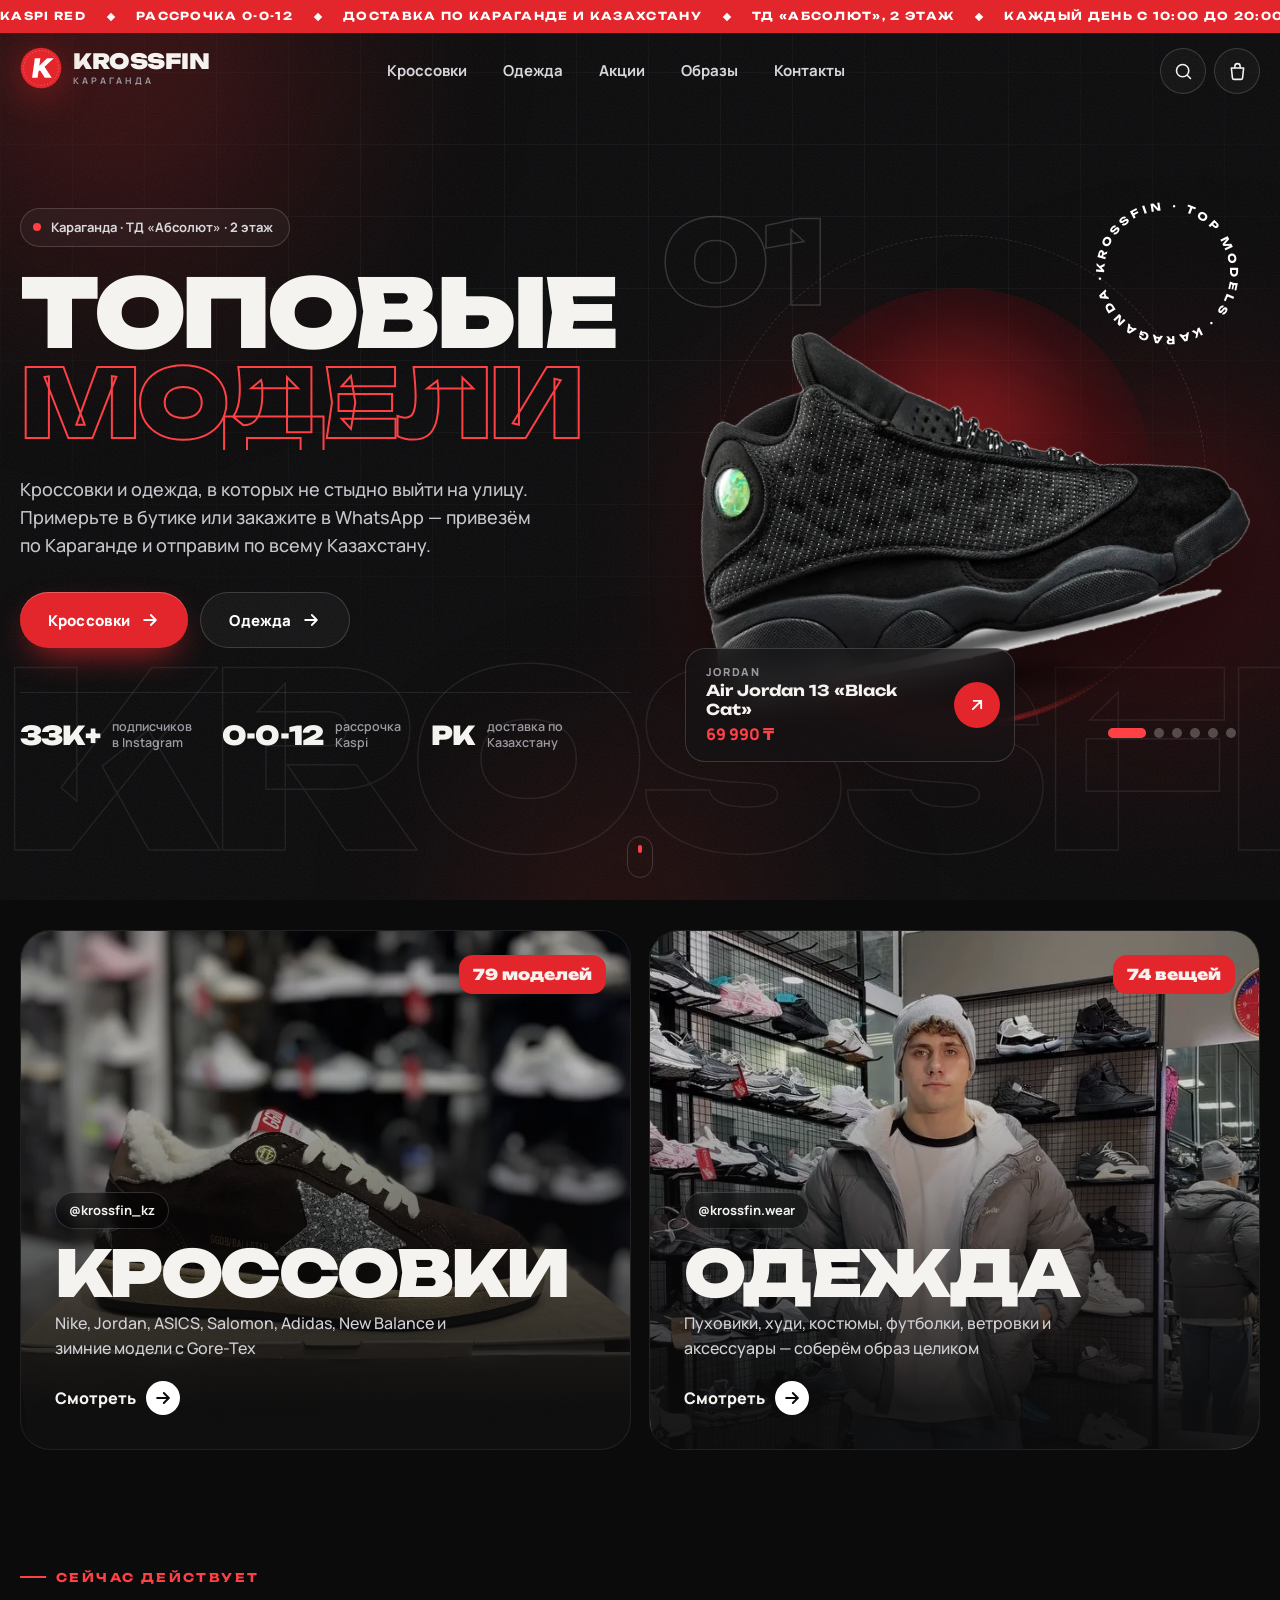
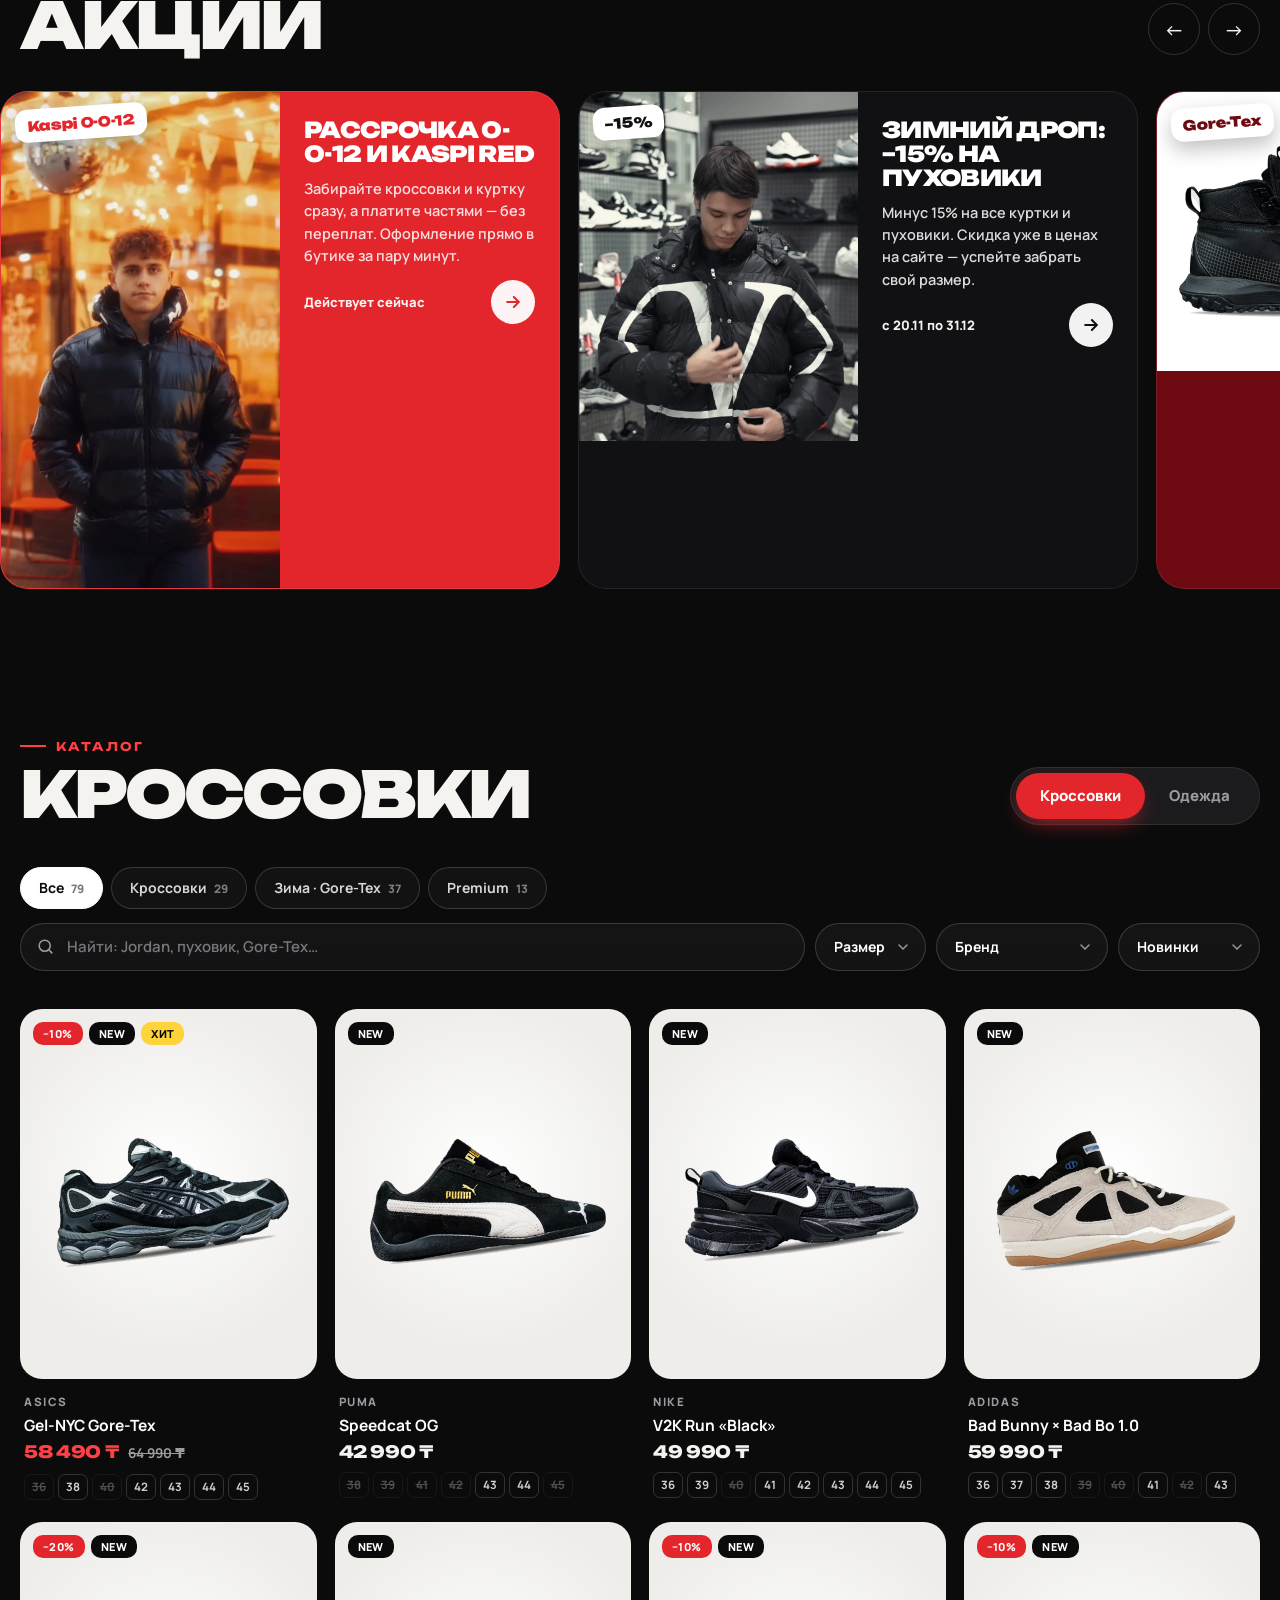
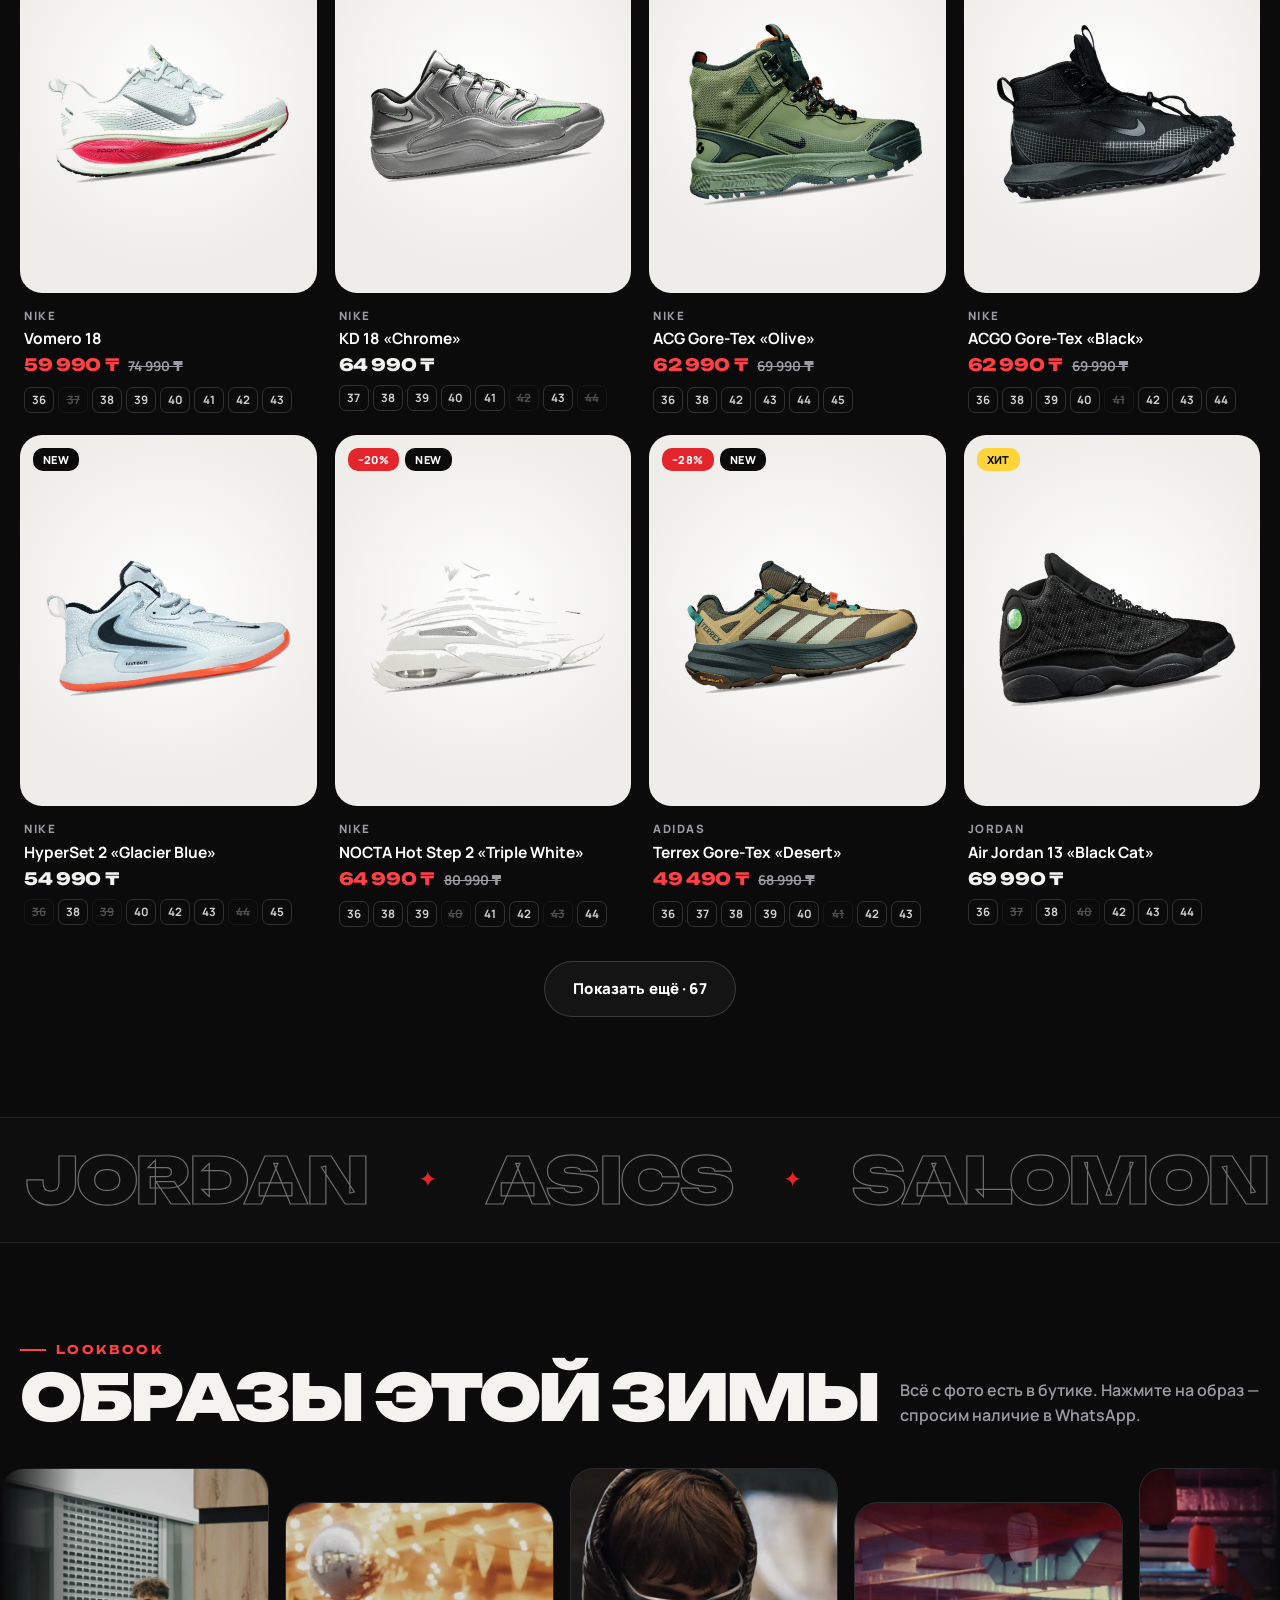
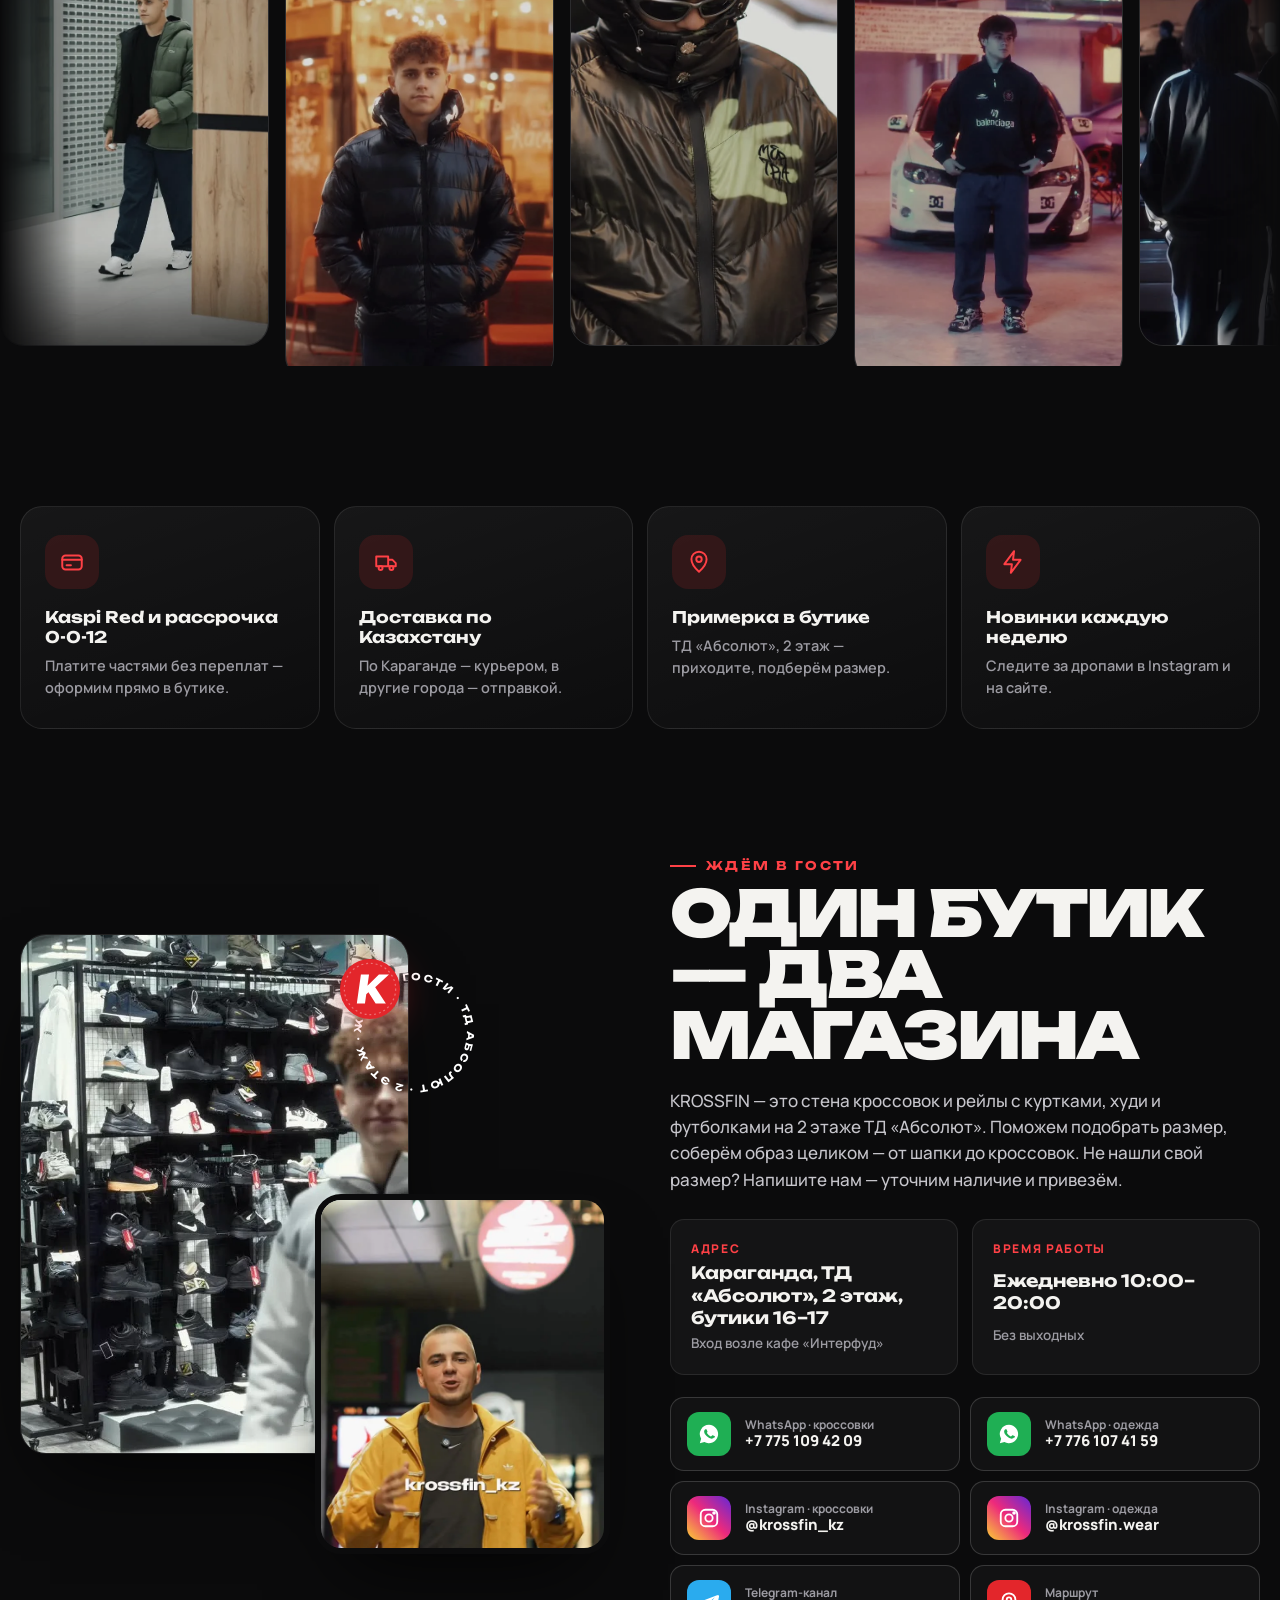
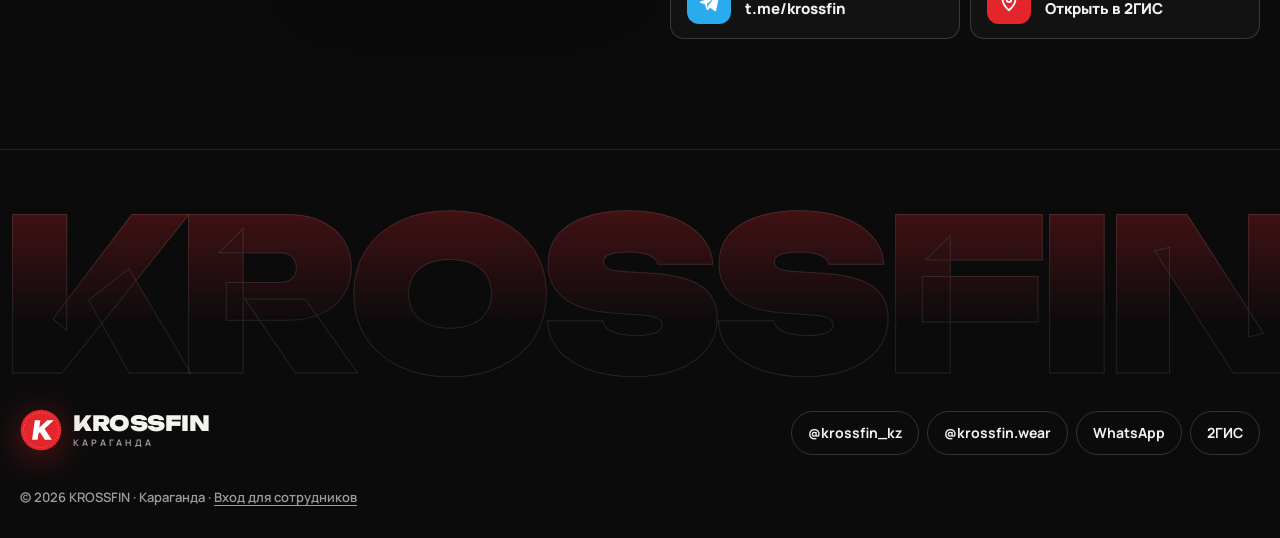
<file: index.html>
<!doctype html>
<html lang="ru">
<head>
<meta charset="utf-8">
<meta name="viewport" content="width=device-width, initial-scale=1, viewport-fit=cover">
<title>KROSSFIN — кроссовки и одежда в Караганде</title>
<meta name="description" content="KROSSFIN: кроссовки и одежда в Караганде. ТД «Абсолют», 2 этаж, бутики 16–17. Kaspi Red, рассрочка 0-0-12, доставка по Казахстану. Заказ в WhatsApp.">
<meta name="theme-color" content="#0B0B0C">
<meta property="og:title" content="KROSSFIN — кроссовки и одежда в Караганде">
<meta property="og:description" content="Топовые модели. ТД «Абсолют», 2 этаж. Заказ в WhatsApp, доставка по Казахстану.">
<meta property="og:image" content="media/tile-shoes.webp">
<link rel="icon" href="data:image/svg+xml,%3Csvg xmlns='http://www.w3.org/2000/svg' viewBox='0 0 64 64'%3E%3Ccircle cx='32' cy='32' r='31' fill='%23E3262B'/%3E%3Cpath d='M21 17h8.4v11.6L39.6 17H50L37.6 30.2 51 47H40.4l-9-11.6-2 2.1V47H21z' fill='%23fff' transform='skewX(-8) translate(4 0)'/%3E%3C/svg%3E">
<link rel="preconnect" href="https://fonts.googleapis.com">
<link rel="preconnect" href="https://fonts.gstatic.com" crossorigin>
<link href="https://fonts.googleapis.com/css2?family=Unbounded:wght@500;700;900&family=Manrope:wght@500;600;700;800&display=swap" rel="stylesheet">
<link rel="stylesheet" href="styles.css?v=1">
</head>
<body>

<!-- живой фон -->
<div class="bg" aria-hidden="true"><i class="bg__blob bg__blob--1"></i><i class="bg__blob bg__blob--2"></i><i class="bg__blob bg__blob--3"></i><i class="bg__grid"></i><i class="bg__grain"></i></div>
<div class="cursor-glow" aria-hidden="true"></div>

<div class="ticker" aria-label="Новости магазина"><div class="ticker__track" id="ticker"></div></div>

<header class="top" id="top">
  <div class="wrap top__in">
    <a href="#" class="top__logo" id="topLogo" aria-label="KROSSFIN — на главную"></a>
    <nav class="top__nav" aria-label="Разделы">
      <a href="#catalog" data-store-link="shoes">Кроссовки</a>
      <a href="#catalog" data-store-link="wear">Одежда</a>
      <a href="#promos">Акции</a>
      <a href="#lookbook">Образы</a>
      <a href="#visit">Контакты</a>
    </nav>
    <div class="top__acts">
      <button class="icon-btn" id="searchBtn" aria-label="Поиск"><svg viewBox="0 0 24 24"><circle cx="11" cy="11" r="7"/><path d="M20 20l-3.5-3.5"/></svg></button>
      <button class="icon-btn cart-btn" id="cartBtn" aria-label="Корзина"><svg viewBox="0 0 24 24"><path d="M5 8h14l-1.2 11.2a2 2 0 0 1-2 1.8H8.2a2 2 0 0 1-2-1.8z"/><path d="M9 8V6a3 3 0 0 1 6 0v2"/></svg><b class="cart-count" id="cartCount" hidden>0</b></button>
      <button class="icon-btn burger" id="burger" aria-label="Меню" aria-expanded="false"><i></i><i></i></button>
    </div>
  </div>
</header>

<!-- мобильное меню -->
<div class="menu" id="menu" hidden>
  <nav>
    <a href="#catalog" data-store-link="shoes"><span>01</span>Кроссовки</a>
    <a href="#catalog" data-store-link="wear"><span>02</span>Одежда</a>
    <a href="#promos"><span>03</span>Акции</a>
    <a href="#lookbook"><span>04</span>Образы</a>
    <a href="#visit"><span>05</span>Контакты</a>
  </nav>
  <div class="menu__foot" id="menuFoot"></div>
</div>

<main>
  <!-- ГЛАВНЫЙ ЭКРАН -->
  <section class="hero" id="hero">
    <div class="hero__word" aria-hidden="true"><div><span>KROSSFIN</span><span>KROSSFIN</span><span>KROSSFIN</span><span>KROSSFIN</span></div></div>
    <div class="wrap hero__in">
      <div class="hero__copy">
        <p class="eyebrow reveal"><i></i><span id="heroKicker">Караганда</span></p>
        <h1 class="hero__title" id="heroTitle"><span class="ln"><span>Топовые</span></span><span class="ln"><span class="hl">модели</span></span></h1>
        <p class="hero__text reveal" id="heroText"></p>
        <div class="hero__cta reveal">
          <a href="#catalog" class="btn btn--red" data-store-link="shoes"><span>Кроссовки</span><svg viewBox="0 0 24 24"><path d="M5 12h14M13 6l6 6-6 6"/></svg></a>
          <a href="#catalog" class="btn btn--ghost" data-store-link="wear"><span>Одежда</span><svg viewBox="0 0 24 24"><path d="M5 12h14M13 6l6 6-6 6"/></svg></a>
        </div>
        <ul class="hero__facts reveal">
          <li><b id="factFollowers">33K+</b><span>подписчиков<br>в Instagram</span></li>
          <li><b>0-0-12</b><span>рассрочка<br>Kaspi</span></li>
          <li><b>РК</b><span>доставка по<br>Казахстану</span></li>
        </ul>
      </div>

      <div class="stage" id="stage">
        <div class="stage__ring" aria-hidden="true"></div>
        <div class="stage__disc" aria-hidden="true"></div>
        <svg class="stage__badge" viewBox="0 0 200 200" aria-hidden="true">
          <defs><path id="circ" d="M100,100 m-78,0 a78,78 0 1,1 156,0 a78,78 0 1,1 -156,0"/></defs>
          <text textLength="486"><textPath href="#circ" textLength="486" lengthAdjust="spacing">KROSSFIN · TOP MODELS · KARAGANDA ·</textPath></text>
        </svg>
        <div class="stage__num" id="stageNum" aria-hidden="true">01</div>
        <div class="stage__shoes" id="stageShoes"></div>
        <div class="stage__shadow" aria-hidden="true"></div>
        <button class="stage__card" id="stageCard" type="button"><span class="stage__brand" id="stageBrand"></span><b id="stageName"></b><em id="stagePrice"></em><i class="go"><svg viewBox="0 0 24 24"><path d="M7 17L17 7M8 7h9v9"/></svg></i></button>
        <div class="stage__dots" id="stageDots"></div>
      </div>
    </div>
    <a href="#stores" class="hero__scroll" aria-label="Листать вниз"><span></span></a>
  </section>

  <!-- ДВА МАГАЗИНА -->
  <section class="stores wrap" id="stores">
    <a href="#catalog" class="store reveal" data-store-link="shoes" id="tileShoes">
      <div class="store__img"><img alt="Кроссовки KROSSFIN" loading="lazy"></div>
      <div class="store__body"><span class="store__handle">@krossfin_kz</span><h2>Кроссовки</h2><p>Nike, Jordan, ASICS, Salomon, Adidas, New Balance и зимние модели с Gore-Tex</p><span class="store__go">Смотреть <svg viewBox="0 0 24 24"><path d="M5 12h14M13 6l6 6-6 6"/></svg></span></div>
      <span class="store__count" id="cntShoes"></span>
    </a>
    <a href="#catalog" class="store reveal" data-store-link="wear" id="tileWear">
      <div class="store__img"><img alt="Одежда KROSSFIN" loading="lazy"></div>
      <div class="store__body"><span class="store__handle">@krossfin.wear</span><h2>Одежда</h2><p>Пуховики, худи, костюмы, футболки, ветровки и аксессуары — соберём образ целиком</p><span class="store__go">Смотреть <svg viewBox="0 0 24 24"><path d="M5 12h14M13 6l6 6-6 6"/></svg></span></div>
      <span class="store__count" id="cntWear"></span>
    </a>
  </section>

  <!-- АКЦИИ -->
  <section class="sec" id="promos" hidden>
    <div class="wrap">
      <div class="sec__head reveal"><div><p class="kicker">Сейчас действует</p><h2 class="sec__title">Акции</h2></div>
        <div class="arrows"><button class="arr" data-scroll="promoRow" data-dir="-1" aria-label="Назад">←</button><button class="arr" data-scroll="promoRow" data-dir="1" aria-label="Вперёд">→</button></div></div>
    </div>
    <div class="promo-row" id="promoRow"></div>
  </section>

  <!-- КАТАЛОГ -->
  <section class="sec catalog" id="catalog">
    <div class="wrap">
      <div class="sec__head reveal"><div><p class="kicker">Каталог</p><h2 class="sec__title" id="catTitle">Кроссовки</h2></div>
        <div class="seg" id="storeSeg" role="tablist">
          <button role="tab" data-store="shoes" class="on">Кроссовки</button>
          <button role="tab" data-store="wear">Одежда</button>
          <i class="seg__pill"></i>
        </div>
      </div>
      <div class="filters" id="filters">
        <div class="chips" id="catChips"></div>
        <div class="filters__row">
          <label class="search"><svg viewBox="0 0 24 24"><circle cx="11" cy="11" r="7"/><path d="M20 20l-3.5-3.5"/></svg><input type="search" id="q" placeholder="Найти: Jordan, пуховик, Gore-Tex…" autocomplete="off"></label>
          <select id="sizeSel" class="sel" aria-label="Размер"><option value="">Размер</option></select>
          <select id="brandSel" class="sel" aria-label="Бренд"><option value="">Бренд</option></select>
          <select id="sortSel" class="sel" aria-label="Сортировка"><option value="">Новинки</option><option value="cheap">Дешевле</option><option value="exp">Дороже</option><option value="sale">Со скидкой</option></select>
        </div>
      </div>
      <div class="grid" id="grid"></div>
      <div class="empty" id="empty" hidden><b>Ничего не нашли</b><p>Попробуйте другой размер или бренд — или напишите нам, уточним наличие.</p><button class="btn btn--ghost btn--sm" id="resetF">Сбросить фильтры</button></div>
      <div class="more"><button class="btn btn--ghost" id="moreBtn" hidden>Показать ещё</button></div>
    </div>
  </section>

  <!-- БРЕНДЫ -->
  <section class="brands" aria-label="Бренды"><div class="brands__track" id="brands"></div></section>

  <!-- ОБРАЗЫ -->
  <section class="sec lookbook" id="lookbook">
    <div class="wrap"><div class="sec__head reveal"><div><p class="kicker">Lookbook</p><h2 class="sec__title" id="lbTitle">Образы</h2></div><p class="sec__note">Всё с фото есть в бутике. Нажмите на образ — спросим наличие в WhatsApp.</p></div></div>
    <div class="lb" id="lb"><div class="lb__track" id="lbTrack"></div></div>
  </section>

  <!-- ПОЧЕМУ МЫ -->
  <section class="sec perks wrap">
    <div class="perk reveal"><i><svg viewBox="0 0 24 24"><rect x="3" y="6" width="18" height="13" rx="3"/><path d="M3 10h18M7 15h4"/></svg></i><b>Kaspi Red и рассрочка 0-0-12</b><p>Платите частями без переплат — оформим прямо в бутике.</p></div>
    <div class="perk reveal"><i><svg viewBox="0 0 24 24"><path d="M3 7h11v9H3zM14 10h4l3 3v3h-7"/><circle cx="7" cy="17.5" r="1.8"/><circle cx="17" cy="17.5" r="1.8"/></svg></i><b>Доставка по Казахстану</b><p>По Караганде — курьером, в другие города — отправкой.</p></div>
    <div class="perk reveal"><i><svg viewBox="0 0 24 24"><path d="M12 21s-7-6.2-7-11.5A7 7 0 0 1 19 9.5C19 14.8 12 21 12 21z"/><circle cx="12" cy="9.5" r="2.5"/></svg></i><b>Примерка в бутике</b><p>ТД «Абсолют», 2 этаж — приходите, подберём размер.</p></div>
    <div class="perk reveal"><i><svg viewBox="0 0 24 24"><path d="M13 2L4 14h7l-1 8 9-12h-7z"/></svg></i><b>Новинки каждую неделю</b><p>Следите за дропами в Instagram и на сайте.</p></div>
  </section>

  <!-- О НАС / КОНТАКТЫ -->
  <section class="sec visit" id="visit">
    <div class="wrap visit__in">
      <div class="visit__pics reveal">
        <img id="aboutImg" alt="Бутик KROSSFIN" loading="lazy">
        <img id="aboutImg2" alt="Команда KROSSFIN" loading="lazy">
        <div class="visit__stamp" aria-hidden="true"><svg viewBox="0 0 200 200"><defs><path id="circ2" d="M100,100 m-70,0 a70,70 0 1,1 140,0 a70,70 0 1,1 -140,0"/></defs><text><textPath href="#circ2" textLength="436" lengthAdjust="spacing">ЖДЁМ В ГОСТИ · ТД АБСОЛЮТ · 2 ЭТАЖ ·</textPath></text></svg><span id="stampMark"></span></div>
      </div>
      <div class="visit__copy">
        <p class="kicker reveal">Ждём в гости</p>
        <h2 class="sec__title reveal" id="aboutTitle">Один бутик — два магазина</h2>
        <p class="visit__text reveal" id="aboutText"></p>
        <div class="addr reveal">
          <div><span>Адрес</span><b id="addr"></b><small id="addrNote"></small></div>
          <div><span>Время работы</span><b id="hours"></b><small>Без выходных</small></div>
        </div>
        <div class="contacts reveal" id="contacts"></div>
      </div>
    </div>
  </section>
</main>

<footer class="foot">
  <div class="foot__big" aria-hidden="true">KROSSFIN</div>
  <div class="wrap foot__in">
    <div class="foot__logo" id="footLogo"></div>
    <div class="foot__links" id="footLinks"></div>
    <p class="foot__copy">© <span id="year"></span> KROSSFIN · Караганда · <a href="admin.html" class="foot__adm">Вход для сотрудников</a></p>
  </div>
</footer>

<!-- кнопка корзины (мобильная) -->
<button class="fab" id="fab" aria-label="Корзина" hidden><svg viewBox="0 0 24 24"><path d="M5 8h14l-1.2 11.2a2 2 0 0 1-2 1.8H8.2a2 2 0 0 1-2-1.8z"/><path d="M9 8V6a3 3 0 0 1 6 0v2"/></svg><b id="fabCount">0</b></button>

<!-- КАРТОЧКА ТОВАРА -->
<div class="modal" id="pm" hidden>
  <div class="modal__bg" data-close></div>
  <div class="modal__box pm" role="dialog" aria-modal="true" aria-labelledby="pmName">
    <button class="modal__x" data-close aria-label="Закрыть">×</button>
    <div class="pm__media"><div class="pm__main" id="pmMain"></div><div class="pm__thumbs" id="pmThumbs"></div></div>
    <div class="pm__info">
      <p class="pm__brand" id="pmBrand"></p>
      <h3 class="pm__name" id="pmName"></h3>
      <div class="pm__price" id="pmPrice"></div>
      <div class="pm__promo" id="pmPromo" hidden></div>
      <div class="pm__sizes"><div class="pm__lbl"><span>Размер</span><small id="pmSizeHint"></small></div><div class="sizes" id="pmSizes"></div></div>
      <div class="pm__acts">
        <div class="qty"><button type="button" data-qty="-1" aria-label="Меньше">−</button><span id="pmQty">1</span><button type="button" data-qty="1" aria-label="Больше">+</button></div>
        <button class="btn btn--red btn--grow" id="pmAdd"><span>В корзину</span></button>
      </div>
      <button class="btn btn--wa btn--block" id="pmWa"><svg viewBox="0 0 24 24"><path d="M12 2a10 10 0 0 0-8.6 15.1L2 22l5-1.3A10 10 0 1 0 12 2z"/><path d="M8.5 7.5c.3-.6.6-.6 1-.6h.6c.2 0 .4 0 .6.5l.8 1.9c.1.2.1.4 0 .6l-.5.7c-.1.2-.2.4 0 .6a7 7 0 0 0 3.3 2.9c.2.1.4.1.6-.1l.8-1c.2-.2.4-.2.6-.1l1.8.9c.3.1.4.3.4.5 0 .7-.4 1.5-1.1 1.8-.7.3-1.8.5-3.6-.3a10.8 10.8 0 0 1-4.6-4.2c-.6-1-.8-2-.4-3z" fill="#fff" stroke="none"/></svg><span>Купить в 1 клик через WhatsApp</span></button>
      <p class="pm__desc" id="pmDesc"></p>
      <ul class="pm__perks"><li>Kaspi Red и рассрочка 0-0-12</li><li>Доставка по Караганде и Казахстану</li><li>Примерка в бутике — ТД «Абсолют», 2 этаж</li></ul>
    </div>
  </div>
</div>

<!-- ПРОСМОТР АКЦИИ -->
<div class="modal" id="prm" hidden>
  <div class="modal__bg" data-close></div>
  <div class="modal__box prm" role="dialog" aria-modal="true"><button class="modal__x" data-close aria-label="Закрыть">×</button><div id="prmBody"></div></div>
</div>

<!-- КОРЗИНА -->
<div class="drawer" id="cart" hidden>
  <div class="drawer__bg" data-close></div>
  <aside class="drawer__box" role="dialog" aria-modal="true" aria-labelledby="cartTitle">
    <header class="drawer__head"><h3 id="cartTitle">Корзина <small id="cartN"></small></h3><button class="modal__x" data-close aria-label="Закрыть">×</button></header>
    <div class="drawer__body" id="cartBody"></div>
    <footer class="drawer__foot" id="cartFoot"></footer>
  </aside>
</div>

<!-- ПОИСК -->
<div class="modal search-m" id="sm" hidden>
  <div class="modal__bg" data-close></div>
  <div class="modal__box sm" role="dialog" aria-modal="true" aria-label="Поиск">
    <label class="search search--big"><svg viewBox="0 0 24 24"><circle cx="11" cy="11" r="7"/><path d="M20 20l-3.5-3.5"/></svg><input type="search" id="sq" placeholder="Название, бренд или категория" autocomplete="off"></label>
    <div class="sm__res" id="sres"></div>
  </div>
</div>

<div class="toast" id="toast" role="status" aria-live="polite"></div>

<script src="common.js?v=1"></script>
<script src="app.js?v=1"></script>
</body>
</html>
</file>
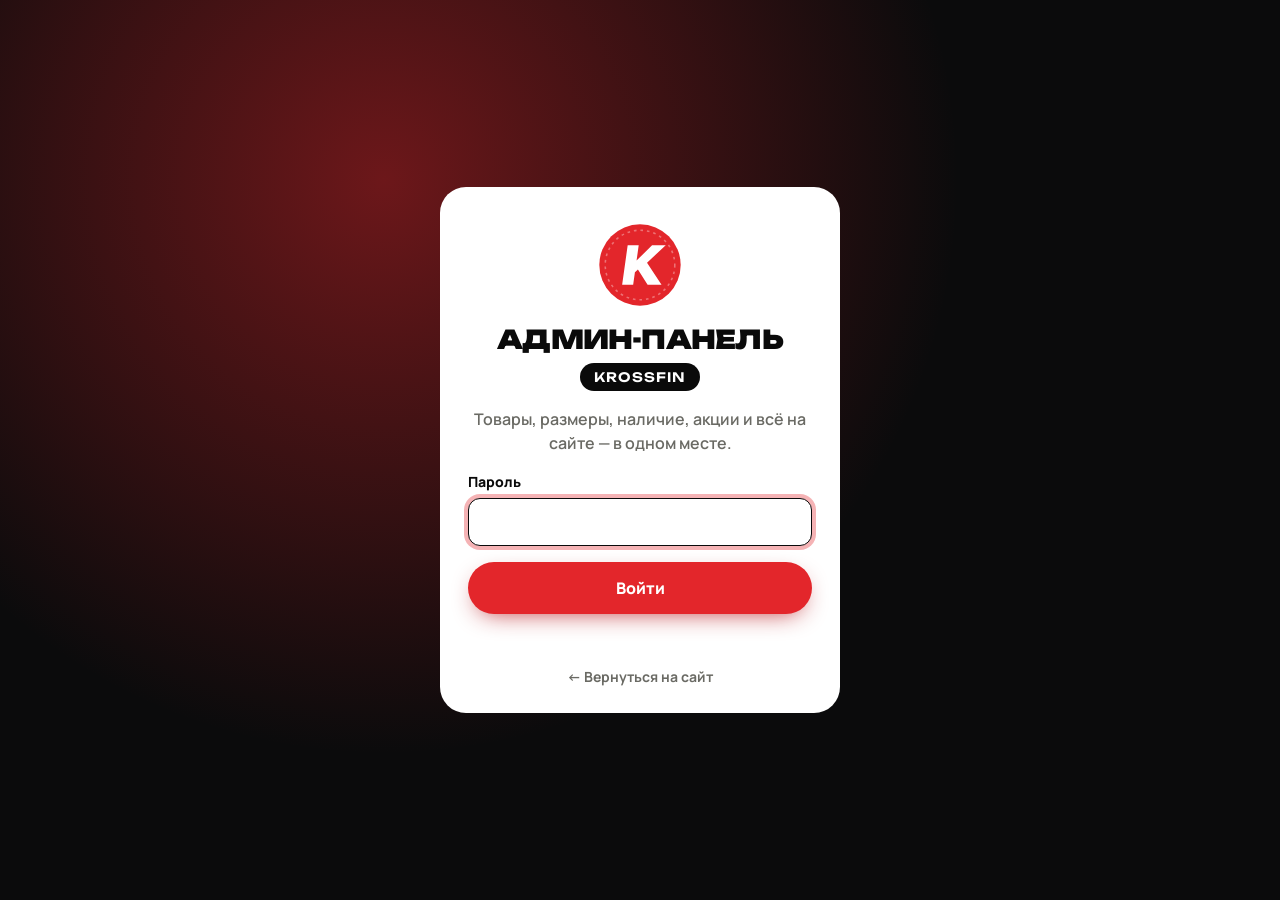
<file: admin.html>
<!doctype html>
<html lang="ru">
<head>
<meta charset="utf-8">
<meta name="viewport" content="width=device-width, initial-scale=1, viewport-fit=cover">
<meta name="robots" content="noindex, nofollow">
<title>Админ-панель — KROSSFIN</title>
<meta name="theme-color" content="#0B0B0C">
<link rel="icon" href="data:image/svg+xml,%3Csvg xmlns='http://www.w3.org/2000/svg' viewBox='0 0 64 64'%3E%3Ccircle cx='32' cy='32' r='31' fill='%23E3262B'/%3E%3Cpath d='M21 17h8.4v11.6L39.6 17H50L37.6 30.2 51 47H40.4l-9-11.6-2 2.1V47H21z' fill='%23fff' transform='skewX(-8) translate(4 0)'/%3E%3C/svg%3E">
<link rel="preconnect" href="https://fonts.googleapis.com">
<link rel="preconnect" href="https://fonts.gstatic.com" crossorigin>
<link href="https://fonts.googleapis.com/css2?family=Unbounded:wght@700;900&family=Manrope:wght@500;600;700;800&display=swap" rel="stylesheet">
<link rel="stylesheet" href="admin-base.css?v=1">
<link rel="stylesheet" href="admin.css?v=1">
</head>
<body class="adm">

<!-- ВХОД -->
<section class="login" id="login" hidden>
  <form class="login__box" id="loginForm">
    <div class="login__logo" id="loginLogo"></div>
    <h1>Админ-панель</h1>
    <p class="login__city">KROSSFIN</p>
    <p>Товары, размеры, наличие, акции и всё на сайте — в одном месте.</p>
    <label class="fld"><span>Пароль</span><input class="inp" type="password" id="pwd" autocomplete="current-password" required></label>
    <button class="btn btn--lime btn--block" id="loginBtn">Войти</button>
    <p class="login__err" id="loginErr" role="alert"></p>
    <a href="./" class="login__back">← Вернуться на сайт</a>
  </form>
</section>

<!-- ПАНЕЛЬ -->
<div class="app" id="app" hidden>
  <aside class="side">
    <div class="side__logo"><span id="sideLogo"></span></div>
    <nav class="tabs" id="tabs">
      <button data-tab="items" class="on"><svg viewBox="0 0 24 24"><path d="M4 7l8-4 8 4v10l-8 4-8-4z"/><path d="M4 7l8 4 8-4M12 11v10"/></svg><span>Товары</span><em id="cntItems"></em></button>
      <button data-tab="promos"><svg viewBox="0 0 24 24"><path d="M3 12V4h8l10 10-8 8z"/><circle cx="7.5" cy="8.5" r="1.5"/></svg><span>Акции</span><em id="cntPromos"></em></button>
      <button data-tab="cats"><svg viewBox="0 0 24 24"><rect x="3" y="3" width="7" height="7" rx="2"/><rect x="14" y="3" width="7" height="7" rx="2"/><rect x="3" y="14" width="7" height="7" rx="2"/><rect x="14" y="14" width="7" height="7" rx="2"/></svg><span>Категории</span></button>
      <button data-tab="site"><svg viewBox="0 0 24 24"><rect x="3" y="4" width="18" height="16" rx="3"/><path d="M3 9h18M7 6.5h.01M10 6.5h.01"/></svg><span>Сайт</span></button>
    </nav>
    <div class="side__foot">
      <a href="./" target="_blank" class="side__link">Открыть сайт ↗</a>
      <button class="side__link" id="logout">Выйти</button>
    </div>
  </aside>

  <main class="main">
    <!-- ТОВАРЫ -->
    <section class="pane" data-pane="items">
      <header class="pane__head">
        <div><h1>Товары</h1><p id="itemsSub">Кроссовки и одежда, размеры в наличии</p></div>
        <button class="btn btn--lime" id="addItem"><b>+</b> Добавить товар</button>
      </header>
      <div class="toolbar">
        <label class="search"><svg viewBox="0 0 24 24"><circle cx="11" cy="11" r="7"/><path d="M20 20l-3.5-3.5"/></svg><input type="search" id="itemQ" placeholder="Поиск по названию или бренду"></label>
        <div class="chips" id="itemStores"></div>
        <div class="chips" id="itemCats"></div>
      </div>
      <div class="rows" id="itemRows"></div>
    </section>

    <!-- АКЦИИ -->
    <section class="pane" data-pane="promos" hidden>
      <header class="pane__head">
        <div><h1>Акции</h1><p>Рассрочка, Kaspi Red, скидки на категории и дропы — с фото и видео. Скидки сами пересчитывают цены на сайте</p></div>
        <button class="btn btn--lime" id="addPromo"><b>+</b> Новая акция</button>
      </header>
      <div class="ptpl" id="promoTpls"></div>
      <div class="pgrid" id="promoRows"></div>
    </section>

    <!-- КАТЕГОРИИ -->
    <section class="pane" data-pane="cats" hidden>
      <header class="pane__head">
        <div><h1>Категории</h1><p>Разделы каталога. Каждая категория относится к «Кроссовкам» или «Одежде». Порядок здесь = порядок на сайте</p></div>
      </header>
      <div class="card-box">
        <div id="catRows" class="cat-rows"></div>
        <form class="cat-add" id="catAdd"><input class="inp" id="catNew" placeholder="Новая категория, например «Джинсы»" required><select class="inp" id="catNewStore"><option value="wear">👕 Одежда</option><option value="shoes">👟 Кроссовки</option></select><button class="btn btn--ink">Добавить</button></form>
      </div>
    </section>

    <!-- САЙТ -->
    <section class="pane" data-pane="site" hidden>
      <header class="pane__head">
        <div><h1>Сайт и контакты</h1><p>Тексты, фото на главной, лукбук, WhatsApp, Instagram и адрес</p></div>
        <button class="btn btn--lime" id="saveSite">Сохранить</button>
      </header>
      <div class="site-grid" id="siteForm"></div>
    </section>
  </main>
</div>

<!-- РЕДАКТОР ТОВАРА / АКЦИИ -->
<div class="sheet" id="sheet" hidden>
  <div class="sheet__bg" data-sheet-close></div>
  <div class="sheet__box" role="dialog" aria-modal="true" aria-labelledby="sheetTitle">
    <header class="sheet__head">
      <button class="sheet__x" data-sheet-close aria-label="Закрыть">←</button>
      <h2 id="sheetTitle">Товар</h2>
      <button class="btn btn--lime btn--sm" id="sheetSave">Сохранить</button>
    </header>
    <div class="sheet__body">
      <div class="sheet__form" id="sheetForm"></div>
      <aside class="sheet__preview"><p class="lbl">Так увидят покупатели</p><div id="sheetPreview"></div></aside>
    </div>
  </div>
</div>

<div class="toast" id="toast" role="status" aria-live="polite"></div>
<div class="busy" id="busy" hidden><div><span class="spin"></span><p id="busyText">Сохраняю…</p><div class="bar"><i id="busyBar"></i></div></div></div>
<input type="file" id="filePick" hidden>

<script src="common.js?v=1"></script>
<script src="admin.js?v=1"></script>
</body>
</html>
</file>
<file: styles.css>
/* KROSSFIN — витрина. Тёмная тема, красный акцент как в Instagram магазина */
:root {
  --bg: #0B0B0C;
  --bg-2: #131315;
  --bg-3: #1B1B1E;
  --card: #161618;
  --line: rgba(255,255,255,.09);
  --line-2: rgba(255,255,255,.16);
  --text: #F4F3F0;
  --muted: #9C9BA2;
  --red: #E3262B;
  --red-2: #FF4146;
  --wine: #6E0B12;
  --paper: #F4F3F0;
  --wa: #1FAF54;
  --r: 22px;
  --r-sm: 14px;
  --ease: cubic-bezier(.2,.8,.2,1);
  --spring: cubic-bezier(.2,.9,.3,1.25);
  --display: 'Unbounded', 'Arial Black', system-ui, sans-serif;
  --body: 'Manrope', system-ui, -apple-system, 'Segoe UI', sans-serif;
  color-scheme: dark;
}
* { box-sizing: border-box; }
html { scroll-behavior: smooth; -webkit-text-size-adjust: 100%; scroll-padding-top: 84px; }
body { margin: 0; background: var(--bg); color: var(--text); font: 500 16px/1.55 var(--body); overflow-x: hidden; }
img, video { display: block; max-width: 100%; }
a { color: inherit; text-decoration: none; }
button { font: inherit; color: inherit; cursor: pointer; }
[hidden] { display: none !important; }
:focus-visible { outline: 2px solid var(--red-2); outline-offset: 3px; }
::selection { background: var(--red); color: #fff; }
body.lock { overflow: hidden; }
.wrap { width: min(1320px, 100% - 40px); margin: 0 auto; }

/* ---------- живой фон ---------- */
.bg { position: fixed; inset: 0; z-index: -1; overflow: hidden; pointer-events: none; }
.bg__blob { position: absolute; border-radius: 50%; filter: blur(90px); opacity: .55; will-change: transform; }
.bg__blob--1 { width: 54vw; height: 54vw; left: -18vw; top: -22vw; background: radial-gradient(circle, rgba(227,38,43,.55), rgba(227,38,43,0) 65%); animation: drift1 22s ease-in-out infinite alternate; }
.bg__blob--2 { width: 46vw; height: 46vw; right: -16vw; top: 30vh; background: radial-gradient(circle, rgba(110,11,18,.8), rgba(110,11,18,0) 65%); animation: drift2 26s ease-in-out infinite alternate; }
.bg__blob--3 { width: 38vw; height: 38vw; left: 30vw; bottom: -20vw; background: radial-gradient(circle, rgba(227,38,43,.35), rgba(227,38,43,0) 65%); animation: drift1 30s ease-in-out infinite alternate-reverse; }
@keyframes drift1 { to { transform: translate(14vw, 10vh) scale(1.15); } }
@keyframes drift2 { to { transform: translate(-12vw, -14vh) scale(.9); } }
.bg__grid { position: absolute; inset: 0; background-image: linear-gradient(rgba(255,255,255,.035) 1px, transparent 1px), linear-gradient(90deg, rgba(255,255,255,.035) 1px, transparent 1px); background-size: 72px 72px; mask-image: radial-gradient(ellipse 80% 60% at 50% 30%, #000 30%, transparent 80%); -webkit-mask-image: radial-gradient(ellipse 80% 60% at 50% 30%, #000 30%, transparent 80%); }
.bg__grain { position: absolute; inset: -50%; opacity: .07; background-image: url("data:image/svg+xml,%3Csvg xmlns='http://www.w3.org/2000/svg' width='160' height='160'%3E%3Cfilter id='n'%3E%3CfeTurbulence type='fractalNoise' baseFrequency='.9' numOctaves='3' stitchTiles='stitch'/%3E%3C/filter%3E%3Crect width='100%25' height='100%25' filter='url(%23n)'/%3E%3C/svg%3E"); animation: grain 1.2s steps(6) infinite; }
@keyframes grain { 0% { transform: translate(0,0); } 20% { transform: translate(-3%,2%); } 40% { transform: translate(2%,-3%); } 60% { transform: translate(-2%,-1%); } 80% { transform: translate(3%,3%); } 100% { transform: translate(0,0); } }
.cursor-glow { position: fixed; left: 0; top: 0; width: 520px; height: 520px; margin: -260px 0 0 -260px; border-radius: 50%; background: radial-gradient(circle, rgba(227,38,43,.13), rgba(227,38,43,0) 60%); pointer-events: none; z-index: 0; transform: translate(-999px,-999px); transition: opacity .3s; }
@media (hover: none) { .cursor-glow { display: none; } }

/* ---------- бегущая строка ---------- */
.ticker { position: relative; z-index: 31; background: var(--red); color: #fff; overflow: hidden; white-space: nowrap; font: 700 11px/1 var(--display); letter-spacing: .12em; text-transform: uppercase; }
.ticker__track { display: inline-flex; gap: 0; padding: 11px 0; animation: marquee 38s linear infinite; }
.ticker__track span { display: inline-flex; align-items: center; gap: 22px; padding-right: 22px; }
.ticker__track span::after { content: ''; width: 6px; height: 6px; background: #fff; transform: rotate(45deg); }
@keyframes marquee { to { transform: translateX(-50%); } }

/* ---------- шапка ---------- */
.top { position: sticky; top: 0; z-index: 30; transition: background .3s, backdrop-filter .3s, border-color .3s; border-bottom: 1px solid transparent; }
.top.scrolled { background: rgba(11,11,12,.72); backdrop-filter: blur(18px) saturate(1.4); -webkit-backdrop-filter: blur(18px) saturate(1.4); border-color: var(--line); }
.top__in { height: 76px; display: flex; align-items: center; gap: 24px; }
.top__logo { flex: none; }
.kf-logo { display: inline-flex; align-items: center; gap: 11px; }
.kf-mark { width: 42px; height: 42px; flex: none; transition: transform .6s var(--spring); filter: drop-shadow(0 6px 18px rgba(227,38,43,.45)); }
.kf-logo:hover .kf-mark, .top__logo:hover .kf-mark { transform: rotate(-360deg); }
.kf-logo__t { font: 900 21px/1 var(--display); letter-spacing: -.02em; display: grid; gap: 4px; }
.kf-logo__t small { font: 700 9px/1 var(--body); letter-spacing: .32em; text-transform: uppercase; color: var(--muted); }
.top__nav { display: flex; gap: 4px; margin: 0 auto; }
.top__nav a { position: relative; padding: 10px 16px; font-weight: 700; font-size: 15px; color: #d8d7dc; border-radius: 99px; transition: color .2s, background .2s; }
.top__nav a:hover { color: #fff; background: rgba(255,255,255,.06); }
.top__acts { display: flex; gap: 8px; margin-left: auto; }
.icon-btn { position: relative; width: 46px; height: 46px; border-radius: 50%; border: 1px solid var(--line-2); background: rgba(255,255,255,.03); display: grid; place-items: center; transition: border-color .2s, background .2s, transform .2s; }
.icon-btn:hover { border-color: var(--red); background: rgba(227,38,43,.12); }
.icon-btn svg { width: 21px; height: 21px; fill: none; stroke: currentColor; stroke-width: 1.8; stroke-linecap: round; stroke-linejoin: round; }
.cart-count { position: absolute; top: -4px; right: -4px; min-width: 21px; height: 21px; padding: 0 6px; border-radius: 99px; background: var(--red); color: #fff; font: 800 11px/21px var(--body); text-align: center; box-shadow: 0 0 0 3px var(--bg); }
.cart-btn.bump { animation: bump .5s var(--spring); }
@keyframes bump { 40% { transform: scale(1.22) rotate(-8deg); } }
.burger { display: none; }
.burger i { position: absolute; left: 13px; right: 13px; height: 2px; background: currentColor; border-radius: 2px; transition: transform .3s, top .3s; }
.burger i:first-child { top: 18px; } .burger i:last-child { top: 26px; }
.burger[aria-expanded="true"] i:first-child { top: 22px; transform: rotate(45deg); }
.burger[aria-expanded="true"] i:last-child { top: 22px; transform: rotate(-45deg); }

.menu { position: fixed; inset: 0; z-index: 29; background: rgba(11,11,12,.97); padding: 130px 24px 30px; display: flex; flex-direction: column; justify-content: space-between; animation: fade .3s; }
.menu nav { display: grid; gap: 4px; }
.menu nav a { font: 900 34px/1.15 var(--display); text-transform: uppercase; letter-spacing: -.02em; display: flex; align-items: baseline; gap: 14px; padding: 8px 0; border-bottom: 1px solid var(--line); animation: up .5s var(--ease) backwards; }
.menu nav a:nth-child(2) { animation-delay: .05s; } .menu nav a:nth-child(3) { animation-delay: .1s; } .menu nav a:nth-child(4) { animation-delay: .15s; } .menu nav a:nth-child(5) { animation-delay: .2s; }
.menu nav a span { font: 700 12px var(--body); color: var(--red); }
.menu__foot { display: grid; gap: 10px; }
@keyframes fade { from { opacity: 0; } }
@keyframes up { from { opacity: 0; transform: translateY(24px); } }

/* ---------- кнопки ---------- */
.btn { position: relative; display: inline-flex; align-items: center; justify-content: center; gap: 10px; height: 56px; padding: 0 28px; border-radius: 99px; border: 0; font: 800 15px var(--body); letter-spacing: .01em; overflow: hidden; isolation: isolate; transition: transform .25s var(--spring), box-shadow .3s, background .3s, color .3s; white-space: nowrap; }
.btn svg { width: 20px; height: 20px; fill: none; stroke: currentColor; stroke-width: 2.2; stroke-linecap: round; stroke-linejoin: round; transition: transform .3s var(--ease); }
.btn:hover svg { transform: translateX(4px); }
.btn:active { transform: scale(.97); }
.btn--red { background: var(--red); color: #fff; box-shadow: 0 14px 34px -12px rgba(227,38,43,.9), inset 0 1px 0 rgba(255,255,255,.25); }
.btn--red::before { content: ''; position: absolute; inset: 0; z-index: -1; background: linear-gradient(110deg, transparent 30%, rgba(255,255,255,.35) 50%, transparent 70%); transform: translateX(-120%); transition: transform .7s var(--ease); }
.btn--red:hover::before { transform: translateX(120%); }
.btn--red:hover { background: var(--red-2); }
.btn--ghost { background: rgba(255,255,255,.04); color: #fff; border: 1px solid var(--line-2); }
.btn--ghost:hover { border-color: #fff; background: rgba(255,255,255,.08); }
.btn--white { background: #fff; color: var(--bg); }
.btn--wa { background: var(--wa); color: #fff; }
.btn--wa:hover { background: #22c35d; }
.btn--wa svg { stroke: #fff; fill: none; stroke-width: 1.6; }
.btn--wa:hover svg { transform: none; }
.btn--sm { height: 44px; padding: 0 20px; font-size: 14px; }
.btn--block { width: 100%; }
.btn--grow { flex: 1; }

/* ---------- reveal ---------- */
.reveal { opacity: 0; transform: translateY(34px); transition: opacity .9s var(--ease), transform .9s var(--ease); transition-delay: var(--d, 0s); }
.reveal.in { opacity: 1; transform: none; }

/* ---------- главный экран ---------- */
.hero { position: relative; min-height: calc(100vh - 110px); min-height: calc(100svh - 110px); display: flex; align-items: center; padding: 20px 0 70px; overflow: hidden; }
.hero__word { position: absolute; left: 0; right: 0; bottom: 4%; z-index: 0; pointer-events: none; overflow: hidden; }
.hero__word div { display: inline-flex; white-space: nowrap; animation: marquee 40s linear infinite; }
.hero__word span { font: 900 clamp(110px, 19vw, 300px)/.9 var(--display); letter-spacing: -.04em; color: transparent; -webkit-text-stroke: 1.5px rgba(255,255,255,.08); padding-right: .25em; }
.hero__in { position: relative; z-index: 1; display: grid; grid-template-columns: 1.02fr 1fr; gap: 30px; align-items: center; }
.eyebrow { display: inline-flex; align-items: center; gap: 10px; margin: 0 0 22px; padding: 8px 16px 8px 12px; border-radius: 99px; border: 1px solid var(--line-2); background: rgba(255,255,255,.04); font-weight: 700; font-size: 13px; color: #d9d8dd; backdrop-filter: blur(6px); }
.eyebrow i { width: 8px; height: 8px; border-radius: 50%; background: var(--red-2); box-shadow: 0 0 0 0 rgba(255,65,70,.7); animation: pulse 2s infinite; }
@keyframes pulse { 70% { box-shadow: 0 0 0 10px rgba(255,65,70,0); } 100% { box-shadow: 0 0 0 0 rgba(255,65,70,0); } }
.hero__title { margin: 0; font: 900 clamp(46px, 7.4vw, 112px)/.92 var(--display); letter-spacing: -.045em; text-transform: uppercase; }
.hero__title .ln { display: block; overflow: hidden; padding-bottom: .04em; }
.hero__title .ln > span { display: inline-block; transform: translateY(105%); animation: lineUp 1.1s var(--ease) forwards; }
.hero__title .ln:nth-child(2) > span { animation-delay: .12s; }
.hero__title .ln:nth-child(3) > span { animation-delay: .24s; }
@keyframes lineUp { to { transform: none; } }
.hero__title .hl { color: transparent; -webkit-text-stroke: 2px var(--red-2); background: linear-gradient(90deg, var(--red) 0 50%, transparent 50% 100%); background-size: 200% 100%; background-position: 100% 0; -webkit-background-clip: text; background-clip: text; animation: lineUp 1.1s var(--ease) .12s forwards, fillIn 1.2s var(--ease) 1.1s forwards; }
@keyframes fillIn { to { background-position: 0 0; } }
.hero__text { max-width: 520px; margin: 26px 0 32px; color: #c7c6cc; font-size: 18px; }
.hero__cta { display: flex; flex-wrap: wrap; gap: 12px; }
.hero__facts { display: flex; gap: 30px; list-style: none; margin: 44px 0 0; padding: 26px 0 0; border-top: 1px solid var(--line); }
.hero__facts li { display: flex; align-items: center; gap: 12px; }
.hero__facts b { font: 900 26px/1 var(--display); letter-spacing: -.03em; white-space: nowrap; }
.hero__facts span { color: var(--muted); font-size: 12.5px; line-height: 1.3; font-weight: 600; }
.hero__scroll { position: absolute; left: 50%; bottom: 22px; width: 26px; height: 42px; margin-left: -13px; border-radius: 99px; border: 1.5px solid var(--line-2); z-index: 2; }
.hero__scroll span { position: absolute; left: 50%; top: 8px; width: 4px; height: 8px; margin-left: -2px; border-radius: 4px; background: var(--red-2); animation: wheel 1.8s var(--ease) infinite; }
@keyframes wheel { 0% { opacity: 0; transform: translateY(-4px); } 30% { opacity: 1; } 100% { opacity: 0; transform: translateY(14px); } }

/* сцена с кроссовком */
.stage { position: relative; aspect-ratio: 1; width: 100%; max-width: 640px; justify-self: center; --mx: 0; --my: 0; }
.stage__ring { position: absolute; inset: 7%; border-radius: 50%; background: conic-gradient(from 0deg, transparent 0 40%, rgba(227,38,43,.9) 60%, rgba(255,120,110,.9) 64%, transparent 66% 100%); -webkit-mask: radial-gradient(circle, transparent 66%, #000 66.5%, #000 67.5%, transparent 68%); mask: radial-gradient(circle, transparent 66%, #000 66.5%, #000 67.5%, transparent 68%); animation: spin 6s linear infinite; filter: drop-shadow(0 0 12px rgba(227,38,43,.8)); }
.stage__disc { position: absolute; inset: 18%; border-radius: 50%; background: radial-gradient(circle at 50% 40%, rgba(227,38,43,.55), rgba(110,11,18,.35) 45%, rgba(11,11,12,0) 70%); animation: breathe 5s ease-in-out infinite; }
.stage__disc::after { content: ''; position: absolute; inset: -14%; border-radius: 50%; border: 1px dashed rgba(255,255,255,.12); animation: spin 40s linear infinite reverse; }
@keyframes breathe { 50% { transform: scale(1.08); opacity: .8; } }
@keyframes spin { to { transform: rotate(360deg); } }
.stage__badge { position: absolute; width: 27%; right: 2%; top: 2%; animation: spin 16s linear infinite; z-index: 3; }
.stage__badge text { font: 700 13.4px var(--display); letter-spacing: .14em; fill: #fff; }
.stage__badge::before { content: ''; }
.stage__num { position: absolute; left: 0; top: 4%; font: 900 clamp(60px, 9vw, 130px)/1 var(--display); color: transparent; -webkit-text-stroke: 1.5px rgba(255,255,255,.16); letter-spacing: -.05em; }
.stage__shoes { position: absolute; inset: 0; display: grid; place-items: center; transform: perspective(900px) rotateY(calc(var(--mx) * 10deg)) rotateX(calc(var(--my) * -8deg)); transition: transform .4s var(--ease); z-index: 2; }
.stage__shoe { grid-area: 1 / 1; width: 92%; opacity: 0; pointer-events: none; }
.stage__shoe img { width: 100%; filter: drop-shadow(0 40px 40px rgba(0,0,0,.55)) drop-shadow(0 0 60px rgba(227,38,43,.18)); }
.stage__shoe.on { opacity: 1; animation: shoeIn 1s var(--spring) forwards; }
.stage__shoe.on img { animation: float 4.6s ease-in-out 1s infinite; }
.stage__shoe.out { animation: shoeOut .7s var(--ease) forwards; }
@keyframes shoeIn { from { opacity: 0; transform: translateX(40%) rotate(18deg) scale(.7); filter: blur(8px); } to { opacity: 1; transform: rotate(-12deg); filter: none; } }
@keyframes shoeOut { from { opacity: 1; transform: rotate(-12deg); } to { opacity: 0; transform: translateX(-50%) rotate(-40deg) scale(.6); filter: blur(10px); } }
@keyframes float { 0%, 100% { transform: translateY(0) rotate(0); } 50% { transform: translateY(-22px) rotate(2.5deg); } }
.stage__shadow { position: absolute; left: 22%; right: 22%; bottom: 14%; height: 7%; border-radius: 50%; background: radial-gradient(ellipse, rgba(0,0,0,.75), transparent 70%); animation: shadow 4.6s ease-in-out infinite; z-index: 1; }
@keyframes shadow { 50% { transform: scaleX(.8); opacity: .55; } }
.stage__card { position: absolute; left: 4%; bottom: 3%; z-index: 4; display: grid; grid-template-columns: 1fr auto; gap: 2px 18px; align-items: center; text-align: left; padding: 14px 14px 14px 20px; border-radius: 20px; border: 1px solid var(--line-2); background: rgba(20,20,22,.6); backdrop-filter: blur(16px); -webkit-backdrop-filter: blur(16px); min-width: 250px; transition: transform .3s var(--spring), border-color .3s; }
.stage__card:hover { transform: translateY(-4px); border-color: var(--red); }
.stage__brand { font-size: 11px; font-weight: 800; letter-spacing: .14em; text-transform: uppercase; color: var(--muted); }
.stage__card b { font: 700 15px/1.25 var(--display); grid-column: 1; max-width: 230px; }
.stage__card em { font-style: normal; font-weight: 800; color: var(--red-2); grid-column: 1; }
.stage__card .go { grid-column: 2; grid-row: 1 / 4; width: 46px; height: 46px; border-radius: 50%; background: var(--red); display: grid; place-items: center; }
.stage__card .go svg { width: 20px; height: 20px; fill: none; stroke: #fff; stroke-width: 2.2; stroke-linecap: round; }
.stage__card.swap > * { animation: cardSwap .6s var(--ease); }
@keyframes cardSwap { from { opacity: 0; transform: translateY(8px); } }
.stage__dots { position: absolute; right: 4%; bottom: 7%; z-index: 4; display: flex; gap: 8px; }
.stage__dots button { width: 10px; height: 10px; padding: 0; border-radius: 99px; border: 0; background: rgba(255,255,255,.25); transition: width .4s var(--ease), background .3s; position: relative; overflow: hidden; }
.stage__dots button.on { width: 38px; background: rgba(255,255,255,.2); }
.stage__dots button.on::after { content: ''; position: absolute; inset: 0; background: var(--red-2); transform-origin: left; animation: dotfill var(--dur, 4s) linear forwards; }
@keyframes dotfill { from { transform: scaleX(0); } }

/* ---------- два магазина ---------- */
.stores { display: grid; grid-template-columns: 1fr 1fr; gap: 18px; padding: 30px 0 20px; }
.store { position: relative; min-height: 520px; border-radius: 30px; overflow: hidden; display: flex; align-items: flex-end; isolation: isolate; border: 1px solid var(--line); }
.store__img { position: absolute; inset: 0; z-index: -2; }
.store__img img { width: 100%; height: 100%; object-fit: cover; transform: scale(1.04); transition: transform 1.4s var(--ease), filter .6s; filter: saturate(.9) brightness(.85); }
.store::before { content: ''; position: absolute; inset: 0; z-index: -1; background: linear-gradient(180deg, rgba(11,11,12,0) 30%, rgba(11,11,12,.92) 92%); }
.store::after { content: ''; position: absolute; inset: 0; z-index: -1; background: linear-gradient(180deg, rgba(227,38,43,0), rgba(227,38,43,.55)); opacity: 0; transition: opacity .6s; }
.store:hover::after { opacity: 1; }
.store:hover .store__img img { transform: scale(1.12); filter: saturate(1.1) brightness(.9); }
.store__body { padding: 34px; }
.store__handle { display: inline-block; padding: 7px 13px; border-radius: 99px; background: rgba(0,0,0,.45); border: 1px solid var(--line-2); font-size: 13px; font-weight: 700; backdrop-filter: blur(8px); }
.store h2 { margin: 14px 0 8px; font: 900 clamp(38px, 5vw, 64px)/.95 var(--display); text-transform: uppercase; letter-spacing: -.04em; }
.store p { margin: 0 0 20px; max-width: 420px; color: #d2d1d6; }
.store__go { display: inline-flex; align-items: center; gap: 10px; font-weight: 800; }
.store__go svg { width: 34px; height: 34px; padding: 7px; border-radius: 50%; background: #fff; stroke: var(--bg); fill: none; stroke-width: 2.4; stroke-linecap: round; transition: transform .4s var(--spring); }
.store:hover .store__go svg { transform: translateX(6px) rotate(-45deg); }
.store__count { position: absolute; top: 24px; right: 24px; font: 900 15px var(--display); padding: 10px 14px; border-radius: 14px; background: var(--red); }

/* ---------- секции ---------- */
.sec { padding: 90px 0 30px; position: relative; }
.sec__head { display: flex; align-items: flex-end; justify-content: space-between; gap: 20px; margin-bottom: 30px; flex-wrap: wrap; }
.kicker { margin: 0 0 10px; display: inline-flex; align-items: center; gap: 10px; color: var(--red-2); font: 700 12px var(--display); letter-spacing: .2em; text-transform: uppercase; }
.kicker::before { content: ''; width: 26px; height: 2px; background: currentColor; }
.sec__title { margin: 0; font: 900 clamp(34px, 5vw, 66px)/.95 var(--display); letter-spacing: -.045em; text-transform: uppercase; }
.sec__note { margin: 0; max-width: 360px; color: var(--muted); font-weight: 600; }
.arrows { display: flex; gap: 8px; }
.arr { width: 52px; height: 52px; border-radius: 50%; border: 1px solid var(--line-2); background: transparent; font-size: 20px; transition: background .2s, border-color .2s; }
.arr:hover { background: var(--red); border-color: var(--red); }

/* ---------- акции ---------- */
.promo-row { display: flex; gap: 18px; overflow-x: auto; scroll-snap-type: x mandatory; padding: 6px max(20px, (100% - 1320px) / 2) 20px; scrollbar-width: none; }
.promo-row::-webkit-scrollbar { display: none; }
.promo { --bg: var(--red); --fg: #fff; flex: 0 0 min(560px, 86vw); scroll-snap-align: start; position: relative; display: grid; grid-template-columns: 1fr 1fr; min-height: 340px; border-radius: 28px; overflow: hidden; background: var(--bg); color: var(--fg); text-align: left; border: 1px solid rgba(255,255,255,.08); padding: 0; transition: transform .4s var(--spring); }
.promo:hover { transform: translateY(-6px) rotate(-.4deg); }
.promo__img { position: relative; overflow: hidden; background: rgba(0,0,0,.15); }
.promo__img img, .promo__img video { width: 100%; height: 100%; object-fit: cover; transition: transform 1.2s var(--ease); }
.promo--white .promo__img img, .promo__img img[src*="/s-"] { object-fit: contain; background: #fff; padding: 8px; }
.promo:hover .promo__img img { transform: scale(1.08); }
.promo__badge { position: absolute; left: 14px; top: 14px; padding: 8px 12px; border-radius: 12px; background: var(--fg); color: var(--bg); font: 900 14px var(--display); letter-spacing: -.02em; transform: rotate(-4deg); box-shadow: 0 8px 20px rgba(0,0,0,.25); }
.promo__body { padding: 26px 24px; display: flex; flex-direction: column; gap: 12px; }
.promo__title { margin: 0; font: 900 22px/1.08 var(--display); letter-spacing: -.03em; text-transform: uppercase; }
.promo__text { margin: 0; opacity: .85; font-size: 14.5px; font-weight: 600; display: -webkit-box; -webkit-line-clamp: 5; -webkit-box-orient: vertical; overflow: hidden; }
.promo__foot { margin-top: auto; display: flex; align-items: center; justify-content: space-between; gap: 10px; font-size: 13px; font-weight: 800; opacity: .95; }
.promo__foot .go { width: 44px; height: 44px; border-radius: 50%; background: var(--fg); display: grid; place-items: center; flex: none; transition: transform .4s var(--spring); }
.promo:hover .go { transform: rotate(-45deg); }
.promo__foot .go svg { width: 20px; height: 20px; fill: none; stroke: var(--bg); stroke-width: 2.4; stroke-linecap: round; }

/* ---------- каталог ---------- */
.seg { position: relative; display: inline-flex; padding: 5px; border-radius: 99px; background: var(--bg-3); border: 1px solid var(--line); }
.seg button { position: relative; z-index: 1; height: 46px; padding: 0 24px; border: 0; border-radius: 99px; background: none; font-weight: 800; font-size: 15px; color: var(--muted); transition: color .3s; }
.seg button.on { color: #fff; }
.seg__pill { position: absolute; z-index: 0; top: 5px; bottom: 5px; left: 5px; border-radius: 99px; background: var(--red); box-shadow: 0 8px 22px -8px rgba(227,38,43,.9); transition: transform .45s var(--spring), width .45s var(--spring); }
.filters { position: sticky; top: 76px; z-index: 5; margin: 0 -20px 26px; padding: 12px 20px; display: grid; gap: 12px; background: linear-gradient(var(--bg) 70%, rgba(11,11,12,0)); }
.chips { display: flex; gap: 8px; overflow-x: auto; scrollbar-width: none; padding-bottom: 2px; }
.chips::-webkit-scrollbar { display: none; }
.chip { flex: none; height: 42px; padding: 0 18px; border-radius: 99px; border: 1px solid var(--line-2); background: rgba(255,255,255,.03); font-weight: 700; font-size: 14px; color: #d6d5da; transition: all .25s; }
.chip small { margin-left: 4px; opacity: .55; font-weight: 800; }
.chip:hover { border-color: #fff; color: #fff; }
.chip.on { background: #fff; color: var(--bg); border-color: #fff; }
.filters__row { display: flex; gap: 10px; flex-wrap: wrap; }
.search { flex: 1 1 260px; position: relative; display: flex; align-items: center; }
.search svg { position: absolute; left: 16px; width: 19px; height: 19px; fill: none; stroke: var(--muted); stroke-width: 2; stroke-linecap: round; pointer-events: none; }
.search input { width: 100%; height: 48px; padding: 0 16px 0 46px; border-radius: 99px; border: 1px solid var(--line-2); background: rgba(255,255,255,.04); color: #fff; font: 600 15px var(--body); outline: none; transition: border-color .2s, background .2s; }
.search input:focus { border-color: var(--red); background: rgba(255,255,255,.07); }
.search input::placeholder { color: #77767c; }
.sel { height: 48px; padding: 0 40px 0 18px; border-radius: 99px; border: 1px solid var(--line-2); background: rgba(255,255,255,.04) url("data:image/svg+xml,%3Csvg xmlns='http://www.w3.org/2000/svg' viewBox='0 0 24 24'%3E%3Cpath d='M6 9l6 6 6-6' fill='none' stroke='%23999' stroke-width='2.2' stroke-linecap='round'/%3E%3C/svg%3E") no-repeat right 14px center / 16px; color: #fff; font: 700 14px var(--body); appearance: none; -webkit-appearance: none; outline: none; cursor: pointer; }
.sel:focus { border-color: var(--red); }
.sel option { background: var(--bg-2); color: #fff; }

.grid { display: grid; grid-template-columns: repeat(4, 1fr); gap: 22px 18px; }
.card { position: relative; display: flex; flex-direction: column; gap: 14px; text-align: left; background: none; border: 0; padding: 0; opacity: 0; transform: translateY(30px); animation: cardIn .7s var(--ease) forwards; animation-delay: var(--d, 0s); }
@keyframes cardIn { to { opacity: 1; transform: none; } }
.card__media { position: relative; aspect-ratio: 4 / 5; border-radius: var(--r); overflow: hidden; background: var(--card); border: 1px solid var(--line); transition: border-color .4s, box-shadow .4s; }
.card--shoes .card__media { background: radial-gradient(circle at 50% 45%, #fff 0%, #eeedea 70%); }
.card__media img { width: 100%; height: 100%; object-fit: cover; transition: transform .9s var(--ease), opacity .5s; }
.card--shoes .card__media img { object-fit: contain; padding: 6%; mix-blend-mode: multiply; transform: rotate(-8deg) scale(1.02); }
.card:hover .card__media { border-color: rgba(227,38,43,.7); box-shadow: 0 24px 50px -24px rgba(227,38,43,.6); }
.card:hover .card__media img { transform: scale(1.07); }
.card--shoes:hover .card__media img { transform: rotate(0) scale(1.14) translateY(-4%); }
.card__media .alt { position: absolute; inset: 0; opacity: 0; }
.card:hover .card__media .alt { opacity: 1; }
.card__shine { position: absolute; inset: 0; background: linear-gradient(115deg, transparent 40%, rgba(255,255,255,.45) 50%, transparent 60%); transform: translateX(-100%); pointer-events: none; }
.card:hover .card__shine { transform: translateX(100%); transition: transform 1s var(--ease); }
.badges { position: absolute; left: 12px; top: 12px; display: flex; flex-wrap: wrap; gap: 6px; z-index: 2; }
.badge { padding: 6px 10px; border-radius: 10px; background: #fff; color: var(--bg); font: 800 11px/1 var(--body); text-transform: uppercase; letter-spacing: .04em; }
.badge--sale { background: var(--red); color: #fff; }
.badge--new { background: var(--bg); color: #fff; }
.badge--hit { background: #FFD43B; color: var(--bg); }
.card__add { position: absolute; right: 12px; bottom: 12px; z-index: 2; width: 48px; height: 48px; border-radius: 50%; border: 0; background: var(--bg); color: #fff; display: grid; place-items: center; transform: translateY(14px) scale(.8); opacity: 0; transition: transform .35s var(--spring), opacity .3s, background .2s; box-shadow: 0 10px 24px -8px rgba(0,0,0,.6); }
.card__add svg { width: 22px; height: 22px; fill: none; stroke: currentColor; stroke-width: 2.2; stroke-linecap: round; }
.card:hover .card__add, .card:focus-within .card__add { transform: none; opacity: 1; }
.card__add:hover { background: var(--red); }
.card__vid { position: absolute; right: 12px; top: 12px; width: 32px; height: 32px; border-radius: 50%; background: rgba(0,0,0,.55); display: grid; place-items: center; z-index: 2; }
.card__vid svg { width: 11px; margin-left: 2px; }
.card__out { position: absolute; inset: 0; z-index: 2; display: grid; place-items: center; background: rgba(11,11,12,.55); font: 800 13px var(--display); letter-spacing: .08em; text-transform: uppercase; color: #fff; }
.card__body { display: grid; gap: 4px; padding: 0 4px; }
.card__brand { color: var(--muted); font-size: 11.5px; font-weight: 800; letter-spacing: .14em; text-transform: uppercase; }
.card__title { margin: 0; font: 700 15.5px/1.3 var(--body); color: #fff; display: -webkit-box; -webkit-line-clamp: 2; -webkit-box-orient: vertical; overflow: hidden; }
.card__price { display: flex; align-items: baseline; gap: 10px; margin-top: 2px; }
.card__price b { font: 800 17px var(--display); letter-spacing: -.02em; }
.card__price s { color: var(--muted); font-size: 13.5px; font-weight: 700; }
.card__price.sale b { color: var(--red-2); }
.card__sizes { display: flex; flex-wrap: wrap; gap: 4px; margin-top: 6px; }
.card__sizes span { min-width: 30px; padding: 3px 6px; border-radius: 7px; border: 1px solid var(--line-2); font-size: 11.5px; font-weight: 700; text-align: center; color: #cfced3; }
.card__sizes span.no { opacity: .35; text-decoration: line-through; }
.empty { text-align: center; padding: 60px 20px; display: grid; gap: 10px; justify-items: center; }
.empty b { font: 900 22px var(--display); }
.empty p { margin: 0 0 8px; color: var(--muted); }
.more { display: flex; justify-content: center; padding-top: 34px; }

/* ---------- бренды ---------- */
.brands { padding: 70px 0 10px; overflow: hidden; border-block: 1px solid var(--line); margin-top: 70px; padding: 30px 0; background: rgba(255,255,255,.015); }
.brands__track { display: inline-flex; white-space: nowrap; animation: marquee 50s linear infinite; }
.brands:hover .brands__track { animation-play-state: paused; }
.brands__track span { font: 900 clamp(34px, 5vw, 70px)/1 var(--display); letter-spacing: -.04em; text-transform: uppercase; color: transparent; -webkit-text-stroke: 1.2px rgba(255,255,255,.4); padding: 0 .4em; transition: color .3s, -webkit-text-stroke-color .3s; display: inline-flex; align-items: center; gap: .8em; cursor: default; }
.brands__track span::after { content: '✦'; font-size: .35em; color: var(--red); -webkit-text-stroke: 0; }
.brands__track span:hover { color: var(--red); -webkit-text-stroke-color: var(--red); }

/* ---------- образы ---------- */
.lb { overflow: hidden; padding: 10px 0 20px; -webkit-mask-image: linear-gradient(90deg, transparent, #000 6%, #000 94%, transparent); mask-image: linear-gradient(90deg, transparent, #000 6%, #000 94%, transparent); }
.lb__track { display: flex; gap: 16px; width: max-content; animation: marquee 70s linear infinite; }
.lb:hover .lb__track { animation-play-state: paused; }
.lb__item { position: relative; flex: none; width: clamp(200px, 21vw, 290px); aspect-ratio: 9 / 16; border-radius: 24px; overflow: hidden; border: 1px solid var(--line); background: var(--card); padding: 0; transition: transform .5s var(--spring); }
.lb__item:nth-child(even) { transform: translateY(34px); }
.lb__item:hover { transform: translateY(-10px) rotate(-1.5deg) scale(1.02); z-index: 2; }
.lb__item img { width: 100%; height: 100%; object-fit: cover; transition: transform 1.2s var(--ease), filter .5s; filter: grayscale(.25) brightness(.9); }
.lb__item:hover img { transform: scale(1.08); filter: none; }
.lb__item::after { content: 'Спросить наличие →'; position: absolute; left: 12px; right: 12px; bottom: 12px; padding: 12px; border-radius: 14px; background: rgba(11,11,12,.7); backdrop-filter: blur(10px); font-size: 13px; font-weight: 800; text-align: center; transform: translateY(130%); transition: transform .45s var(--spring); }
.lb__item:hover::after { transform: none; }

/* ---------- преимущества ---------- */
.perks { display: grid; grid-template-columns: repeat(4, 1fr); gap: 14px; padding-top: 110px; }
.perk { padding: 28px 24px; border-radius: var(--r); border: 1px solid var(--line); background: linear-gradient(160deg, rgba(255,255,255,.05), rgba(255,255,255,.01)); transition: border-color .3s, transform .4s var(--spring); }
.perk:hover { border-color: rgba(227,38,43,.6); transform: translateY(-6px); }
.perk i { width: 54px; height: 54px; border-radius: 16px; display: grid; place-items: center; background: rgba(227,38,43,.14); margin-bottom: 18px; }
.perk i svg { width: 26px; height: 26px; fill: none; stroke: var(--red-2); stroke-width: 1.8; stroke-linecap: round; stroke-linejoin: round; }
.perk b { display: block; font: 700 16px/1.25 var(--display); margin-bottom: 8px; }
.perk p { margin: 0; color: var(--muted); font-size: 14.5px; font-weight: 600; }

/* ---------- о нас / контакты ---------- */
.visit { padding-bottom: 110px; }
.visit__in { display: grid; grid-template-columns: 1fr 1fr; gap: 60px; align-items: center; }
.visit__pics { position: relative; height: 620px; }
.visit__pics img { position: absolute; border-radius: 26px; object-fit: cover; border: 1px solid var(--line); box-shadow: 0 40px 80px -30px rgba(0,0,0,.8); }
.visit__pics img:first-child { left: 0; top: 0; width: 66%; height: 84%; }
.visit__pics img:nth-child(2) { right: 0; bottom: 0; width: 50%; height: 58%; border: 6px solid var(--bg); }
.visit__stamp { position: absolute; left: 54%; top: 4%; width: 150px; height: 150px; z-index: 2; display: grid; place-items: center; }
.visit__stamp svg { position: absolute; inset: 0; animation: spin 14s linear infinite; }
.visit__stamp text { font: 700 13px var(--display); letter-spacing: .14em; fill: #fff; }
.visit__stamp .kf-mark { width: 62px; height: 62px; }
.visit__text { color: #c7c6cc; font-size: 17px; margin: 22px 0 26px; max-width: 560px; }
.addr { display: grid; grid-template-columns: 1fr 1fr; gap: 14px; margin-bottom: 22px; }
.addr > div { padding: 20px; border-radius: var(--r-sm); background: rgba(255,255,255,.04); border: 1px solid var(--line); display: grid; gap: 4px; }
.addr span { font-size: 12px; font-weight: 800; letter-spacing: .14em; text-transform: uppercase; color: var(--red-2); }
.addr b { font: 700 17px/1.3 var(--display); }
.addr small { color: var(--muted); font-weight: 600; font-size: 13.5px; }
.contacts { display: grid; grid-template-columns: 1fr 1fr; gap: 10px; }
.contact { display: flex; align-items: center; gap: 14px; padding: 14px 16px; border-radius: var(--r-sm); border: 1px solid var(--line-2); background: rgba(255,255,255,.03); transition: border-color .25s, background .25s, transform .3s var(--spring); }
.contact:hover { transform: translateY(-3px); border-color: #fff; }
.contact i { width: 44px; height: 44px; border-radius: 12px; display: grid; place-items: center; flex: none; }
.contact i svg { width: 22px; height: 22px; }
.contact span { display: grid; line-height: 1.25; }
.contact small { color: var(--muted); font-weight: 700; font-size: 12px; }
.contact b { font-weight: 800; font-size: 15px; }
.contact--wa i { background: var(--wa); } .contact--ig i { background: linear-gradient(45deg, #f9ce34, #ee2a7b, #6228d7); } .contact--tg i { background: #2AABEE; } .contact--map i { background: var(--red); }
.contact--wide { grid-column: 1 / -1; }

/* ---------- подвал ---------- */
.foot { position: relative; border-top: 1px solid var(--line); overflow: hidden; padding: 60px 0 30px; }
.foot__big { font: 900 clamp(60px, 16.5vw, 270px)/.8 var(--display); letter-spacing: -.06em; white-space: nowrap; text-align: center; color: transparent; -webkit-text-stroke: 1px rgba(255,255,255,.1); background: linear-gradient(180deg, rgba(227,38,43,.25), transparent 70%); -webkit-background-clip: text; background-clip: text; user-select: none; margin-bottom: 30px; }
.foot__in { display: flex; align-items: center; justify-content: space-between; gap: 20px; flex-wrap: wrap; }
.foot__links { display: flex; gap: 8px; flex-wrap: wrap; }
.foot__links a { padding: 10px 16px; border-radius: 99px; border: 1px solid var(--line-2); font-weight: 700; font-size: 14px; transition: border-color .2s, color .2s; }
.foot__links a:hover { border-color: var(--red); color: var(--red-2); }
.foot__copy { width: 100%; margin: 10px 0 0; color: var(--muted); font-size: 13px; font-weight: 600; }
.foot__adm { text-decoration: underline; text-underline-offset: 3px; }

/* ---------- fab ---------- */
.fab { position: fixed; right: 16px; bottom: calc(16px + env(safe-area-inset-bottom)); z-index: 25; width: 62px; height: 62px; border-radius: 50%; border: 0; background: var(--red); color: #fff; display: grid; place-items: center; box-shadow: 0 14px 30px -8px rgba(227,38,43,.8); animation: up .5s var(--spring); }
.fab svg { width: 26px; height: 26px; fill: none; stroke: #fff; stroke-width: 1.9; stroke-linecap: round; stroke-linejoin: round; }
.fab b { position: absolute; top: -2px; right: -2px; min-width: 24px; height: 24px; border-radius: 99px; background: #fff; color: var(--bg); font-size: 12px; line-height: 24px; text-align: center; padding: 0 6px; }

/* ---------- модальные окна ---------- */
.modal, .drawer { position: fixed; inset: 0; z-index: 50; display: grid; place-items: center; padding: 20px; }
.modal__bg, .drawer__bg { position: absolute; inset: 0; background: rgba(0,0,0,.7); backdrop-filter: blur(6px); -webkit-backdrop-filter: blur(6px); animation: fade .3s; }
.modal__box { position: relative; width: min(1040px, 100%); max-height: calc(100vh - 40px); max-height: calc(100dvh - 40px); overflow: auto; border-radius: 28px; background: var(--bg-2); border: 1px solid var(--line-2); animation: pop .5s var(--spring); }
@keyframes pop { from { opacity: 0; transform: translateY(30px) scale(.96); } }
.modal__x { position: absolute; top: 14px; right: 14px; z-index: 3; width: 44px; height: 44px; border-radius: 50%; border: 1px solid var(--line-2); background: rgba(11,11,12,.6); font-size: 26px; line-height: 1; backdrop-filter: blur(8px); transition: background .2s, transform .3s; }
.modal__x:hover { background: var(--red); transform: rotate(90deg); }
.pm { display: grid; grid-template-columns: 1.1fr 1fr; }
.pm__media { padding: 16px; display: grid; gap: 10px; align-content: start; }
.pm__main { position: relative; aspect-ratio: 4 / 5; border-radius: 20px; overflow: hidden; background: var(--card); }
.pm__main.shoes { background: radial-gradient(circle at 50% 45%, #fff, #ecebe8 75%); }
.pm__main img, .pm__main video { width: 100%; height: 100%; object-fit: cover; animation: fade .4s; }
.pm__main.shoes img { object-fit: contain; padding: 8%; mix-blend-mode: multiply; animation: shoePop .8s var(--spring); }
@keyframes shoePop { from { opacity: 0; transform: rotate(-14deg) scale(.85); } }
.pm__thumbs { display: flex; gap: 8px; overflow-x: auto; }
.pm__thumbs button { flex: none; width: 70px; height: 84px; border-radius: 12px; overflow: hidden; border: 2px solid transparent; padding: 0; background: var(--card); opacity: .7; }
.pm__thumbs button.on { border-color: var(--red); opacity: 1; }
.pm__thumbs img, .pm__thumbs video { width: 100%; height: 100%; object-fit: cover; }
.pm__info { padding: 40px 34px 30px 20px; display: flex; flex-direction: column; gap: 16px; }
.pm__brand { margin: 0; color: var(--red-2); font-size: 12px; font-weight: 800; letter-spacing: .18em; text-transform: uppercase; }
.pm__name { margin: -8px 0 0; font: 900 clamp(24px, 3vw, 34px)/1.05 var(--display); letter-spacing: -.035em; padding-right: 40px; }
.pm__price { display: flex; align-items: center; gap: 12px; flex-wrap: wrap; }
.pm__price b { font: 900 30px var(--display); letter-spacing: -.03em; }
.pm__price s { color: var(--muted); font-weight: 700; font-size: 18px; }
.pm__price .badge { font-size: 13px; }
.pm__promo { padding: 12px 14px; border-radius: 12px; background: rgba(227,38,43,.14); border: 1px solid rgba(227,38,43,.4); font-weight: 700; font-size: 14px; }
.pm__lbl { display: flex; justify-content: space-between; align-items: baseline; margin-bottom: 10px; font-weight: 800; }
.pm__lbl small { color: var(--muted); font-weight: 600; }
.sizes { display: grid; grid-template-columns: repeat(auto-fill, minmax(62px, 1fr)); gap: 8px; }
.sizes button { position: relative; height: 50px; border-radius: 12px; border: 1px solid var(--line-2); background: rgba(255,255,255,.03); font-weight: 800; font-size: 15px; transition: all .2s; }
.sizes button:hover:not(:disabled) { border-color: #fff; }
.sizes button.on { background: #fff; color: var(--bg); border-color: #fff; transform: scale(1.04); }
.sizes button:disabled { opacity: .3; text-decoration: line-through; cursor: not-allowed; }
.sizes button .last { position: absolute; top: -8px; right: -6px; background: var(--red); color: #fff; font-size: 9px; padding: 2px 5px; border-radius: 6px; text-decoration: none; }
.sizes.shake { animation: shake .45s; }
@keyframes shake { 20%, 60% { transform: translateX(-6px); } 40%, 80% { transform: translateX(6px); } }
.pm__acts { display: flex; gap: 10px; }
.qty { display: inline-flex; align-items: center; height: 56px; border-radius: 99px; border: 1px solid var(--line-2); }
.qty button { width: 46px; height: 100%; border: 0; background: none; font-size: 20px; font-weight: 700; }
.qty span { min-width: 26px; text-align: center; font-weight: 800; }
.pm__desc { margin: 0; color: #c7c6cc; white-space: pre-line; }
.pm__desc:empty { display: none; }
.pm__perks { list-style: none; margin: auto 0 0; padding: 16px 0 0; border-top: 1px solid var(--line); display: grid; gap: 8px; color: #c7c6cc; font-size: 14px; font-weight: 600; }
.pm__perks li::before { content: '✓'; display: inline-grid; place-items: center; width: 20px; height: 20px; margin-right: 10px; border-radius: 50%; background: rgba(227,38,43,.2); color: var(--red-2); font-size: 11px; font-weight: 900; }

.prm { width: min(760px, 100%); }
.prm__media { aspect-ratio: 16 / 10; background: #000; }
.prm__media img, .prm__media video { width: 100%; height: 100%; object-fit: cover; }
.prm__body { padding: 28px; display: grid; gap: 14px; }
.prm__body h3 { margin: 0; font: 900 28px/1.05 var(--display); text-transform: uppercase; letter-spacing: -.03em; }
.prm__body p { margin: 0; color: #c7c6cc; white-space: pre-line; }
.prm__date { display: inline-flex; padding: 6px 12px; border-radius: 99px; background: rgba(227,38,43,.15); color: var(--red-2); font-weight: 800; font-size: 13px; justify-self: start; }

/* ---------- корзина ---------- */
.drawer { place-items: stretch end; padding: 0; }
.drawer__box { position: relative; width: min(470px, 100%); height: 100vh; height: 100dvh; overflow-y: auto; overscroll-behavior: contain; background: var(--bg-2); border-left: 1px solid var(--line-2); display: flex; flex-direction: column; animation: slideIn .5s var(--ease); }
@keyframes slideIn { from { transform: translateX(100%); } }
.drawer__head { position: sticky; top: 0; z-index: 2; background: var(--bg-2); display: flex; align-items: center; justify-content: space-between; padding: 20px 22px; border-bottom: 1px solid var(--line); }
.drawer__head h3 { margin: 0; font: 900 22px var(--display); text-transform: uppercase; letter-spacing: -.03em; }
.drawer__head h3 small { color: var(--red-2); font-size: 15px; }
.drawer__head .modal__x { position: static; }
.drawer__body { flex: 1 0 auto; padding: 14px 22px; }
.drawer__foot { padding: 18px 22px calc(18px + env(safe-area-inset-bottom)); border-top: 1px solid var(--line); display: grid; gap: 12px; background: var(--bg-2); }
.ci { display: grid; grid-template-columns: 84px 1fr auto; gap: 14px; padding: 14px 0; border-bottom: 1px solid var(--line); animation: up .4s var(--ease); }
.ci__img { width: 84px; height: 100px; border-radius: 14px; overflow: hidden; background: var(--card); }
.ci__img.shoes { background: #f0efec; }
.ci__img img { width: 100%; height: 100%; object-fit: cover; }
.ci__img.shoes img { object-fit: contain; padding: 6px; mix-blend-mode: multiply; }
.ci__info { display: grid; gap: 3px; align-content: start; }
.ci__info small { color: var(--muted); font-weight: 800; font-size: 11px; letter-spacing: .1em; text-transform: uppercase; }
.ci__info b { font-weight: 700; font-size: 14.5px; line-height: 1.3; }
.ci__info em { font-style: normal; color: #d0cfd4; font-size: 13px; font-weight: 700; }
.ci__side { display: grid; justify-items: end; align-content: space-between; gap: 8px; }
.ci__side b { font: 800 15px var(--display); white-space: nowrap; }
.ci .qty { height: 36px; }
.ci .qty button { width: 32px; font-size: 16px; }
.ci__rm { border: 0; background: none; color: var(--muted); font-size: 12px; font-weight: 700; text-decoration: underline; padding: 0; }
.cart-empty { text-align: center; padding: 60px 10px; display: grid; gap: 12px; justify-items: center; color: var(--muted); }
.cart-empty svg { width: 70px; height: 70px; fill: none; stroke: var(--line-2); stroke-width: 1.4; }
.cart-empty b { color: #fff; font: 900 20px var(--display); }
.order { display: grid; gap: 10px; padding: 16px 0 6px; }
.order h4 { margin: 6px 0 2px; font: 800 13px var(--display); letter-spacing: .14em; text-transform: uppercase; color: var(--muted); }
.inp { width: 100%; height: 48px; border-radius: 12px; border: 1px solid var(--line-2); background: rgba(255,255,255,.04); color: #fff; padding: 0 14px; font: 600 15px var(--body); outline: none; transition: border-color .2s; }
textarea.inp { height: 70px; padding: 12px 14px; resize: vertical; }
.inp:focus { border-color: var(--red); }
.opts { display: flex; flex-wrap: wrap; gap: 6px; }
.opts label { cursor: pointer; }
.opts input { position: absolute; opacity: 0; pointer-events: none; }
.opts span { display: inline-flex; height: 40px; align-items: center; padding: 0 14px; border-radius: 99px; border: 1px solid var(--line-2); font-weight: 700; font-size: 13.5px; transition: all .2s; }
.opts input:checked + span { background: #fff; color: var(--bg); border-color: #fff; }
.opts input:focus-visible + span { outline: 2px solid var(--red-2); outline-offset: 2px; }
.total { display: flex; justify-content: space-between; align-items: baseline; }
.total span { color: var(--muted); font-weight: 700; }
.total b { font: 900 26px var(--display); letter-spacing: -.03em; }
.total s { color: var(--muted); font-size: 14px; margin-right: 8px; }
.split-note { margin: 0; padding: 10px 12px; border-radius: 12px; background: rgba(255,255,255,.05); color: #d0cfd4; font-size: 13px; font-weight: 600; }
.send-hint { margin: -4px 0 0; color: var(--muted); font-size: 12.5px; font-weight: 600; text-align: center; }
.clear-cart { border: 0; background: none; color: var(--muted); font-weight: 700; font-size: 13px; text-decoration: underline; }

/* поиск */
.search-m { place-items: start center; padding-top: 10vh; }
.sm { width: min(720px, 100%); padding: 16px; border-radius: 24px; }
.search--big input { height: 60px; font-size: 18px; }
.sm__res { display: grid; gap: 4px; margin-top: 10px; max-height: 60vh; overflow: auto; }
.sr { display: grid; grid-template-columns: 56px 1fr auto; gap: 14px; align-items: center; padding: 8px; border-radius: 14px; border: 0; background: none; text-align: left; transition: background .2s; }
.sr:hover, .sr:focus-visible { background: rgba(255,255,255,.06); }
.sr img { width: 56px; height: 56px; border-radius: 10px; object-fit: cover; background: var(--card); }
.sr img.shoes { background: #f0efec; object-fit: contain; padding: 4px; }
.sr small { display: block; color: var(--muted); font-size: 11px; font-weight: 800; letter-spacing: .1em; text-transform: uppercase; }
.sr b { font-weight: 700; }
.sr em { font-style: normal; font-weight: 800; }
.sm__empty { padding: 20px; color: var(--muted); text-align: center; }

/* уведомление */
.toast { position: fixed; left: 50%; bottom: 28px; z-index: 60; transform: translate(-50%, 140%); opacity: 0; visibility: hidden; transition: transform .5s var(--spring), opacity .3s, visibility .3s; padding: 14px 20px 14px 16px; border-radius: 16px; background: #fff; color: var(--bg); font-weight: 800; display: flex; align-items: center; gap: 12px; box-shadow: 0 20px 40px -10px rgba(0,0,0,.6); max-width: calc(100% - 32px); }
.toast.show { transform: translate(-50%, 0); opacity: 1; visibility: visible; }
.toast::before { content: '✓'; width: 26px; height: 26px; border-radius: 50%; background: var(--red); color: #fff; display: grid; place-items: center; flex: none; font-size: 13px; }
.toast button { border: 0; background: var(--bg); color: #fff; border-radius: 99px; padding: 8px 14px; font-weight: 800; font-size: 13px; }

/* ---------- адаптив ---------- */
@media (max-width: 1100px) {
  .grid { grid-template-columns: repeat(3, 1fr); }
  .perks { grid-template-columns: 1fr 1fr; }
  .top__nav a { padding: 10px 12px; font-size: 14px; }
}
@media (max-width: 900px) {
  .top__nav { display: none; }
  .burger { display: grid; }
  .hero { min-height: auto; padding-top: 10px; }
  .hero__in { grid-template-columns: 1fr; gap: 0; }
  .hero__copy { order: 2; }
  .stage { order: 1; max-width: 520px; margin: -10px auto 0; }
  .stores { grid-template-columns: 1fr; }
  .store { min-height: 420px; }
  .visit__in { grid-template-columns: 1fr; gap: 40px; }
  .visit__pics { height: 480px; }
  .pm { grid-template-columns: 1fr; }
  .pm__info { padding: 8px 20px 26px; }
  .pm__name { padding-right: 0; }
}
@media (max-width: 640px) {
  .wrap { width: calc(100% - 28px); }
  .top__in { height: 66px; }
  .kf-mark { width: 38px; height: 38px; }
  .kf-logo__t { font-size: 18px; }
  .icon-btn { width: 42px; height: 42px; }
  #searchBtn { display: none; }
  .filters { position: static; margin: 0 0 20px; padding: 0; background: none; }
  .hero__text { font-size: 16px; margin: 18px 0 24px; }
  .hero__cta .btn { flex: 1; padding: 0 18px; }
  .hero__facts { gap: 16px; justify-content: space-between; margin-top: 30px; }
  .hero__facts li { display: grid; gap: 4px; }
  .hero__facts b { font-size: 20px; }
  .hero__facts span { font-size: 11px; }
  .hero__scroll { display: none; }
  .stage__card { min-width: 0; left: 0; right: 0; bottom: 0; padding: 10px 10px 10px 16px; }
  .stage__card b { font-size: 13px; }
  .stage__dots { right: 50%; transform: translateX(50%); bottom: auto; top: 2%; }
  .stage__badge { width: 30%; }
  .sec { padding-top: 64px; }
  .grid { grid-template-columns: 1fr 1fr; gap: 18px 10px; }
  .card__media { border-radius: 16px; }
  .card__title { font-size: 14px; }
  .card__price b { font-size: 15px; }
  .card__add { opacity: 1; transform: none; width: 40px; height: 40px; right: 8px; bottom: 8px; }
  .card__sizes { display: none; }
  .filters__row .sel { flex: 1 1 30%; min-width: 0; padding: 0 30px 0 14px; font-size: 13px; background-position: right 10px center; }
  .seg { width: 100%; }
  .seg button { flex: 1; padding: 0 10px; }
  .promo { grid-template-columns: 1fr; min-height: 0; }
  .promo__img { aspect-ratio: 16 / 10; }
  .perks { grid-template-columns: 1fr; padding-top: 70px; }
  .visit__pics { height: 400px; }
  .visit__stamp { width: 110px; height: 110px; left: 56%; }
  .visit__stamp .kf-mark { width: 46px; height: 46px; }
  .addr, .contacts { grid-template-columns: 1fr; }
  .modal { padding: 0; place-items: end center; }
  .modal__box { border-radius: 24px 24px 0 0; max-height: 94vh; max-height: 94dvh; animation: sheetUp .5s var(--ease); }
  @keyframes sheetUp { from { transform: translateY(100%); } }
  .search-m { padding-top: 0; }
  .pm__media { padding: 10px; }
  .pm__main { aspect-ratio: 1; }
  .sizes { grid-template-columns: repeat(5, 1fr); }
  .lb__item { width: 190px; }
  .toast { bottom: 96px; }
}
@media (prefers-reduced-motion: reduce) {
  *, *::before, *::after { animation-duration: .001ms !important; animation-iteration-count: 1 !important; transition-duration: .001ms !important; }
  .reveal { opacity: 1; transform: none; }
  .hero__title .ln > span { transform: none; }
}
</file>
<file: admin-base.css>
/* KROSSFIN — сайт магазина */
:root {
  --lime: #E3262B;
  --lime-2: #FF4146;
  --lime-ink: #2D3D00;
  --ink: #0A0A0A;
  --ink-2: #1A1A1A;
  --paper: #FFFFFF;
  --concrete: #F3F3EF;
  --concrete-2: #E9E9E3;
  --line: #E2E2DC;
  --muted: #6A6A64;
  --red: #F14635;
  --r: 18px;
  --r-sm: 12px;
  --shadow: 0 1px 2px rgba(0,0,0,.05), 0 12px 32px -12px rgba(0,0,0,.18);
  --display: 'Unbounded', 'Arial Black', system-ui, sans-serif;
  --body: 'Manrope', system-ui, -apple-system, 'Segoe UI', sans-serif;
  color-scheme: light;
}
* { box-sizing: border-box; }
html { scroll-behavior: smooth; -webkit-text-size-adjust: 100%; }
body { margin: 0; background: var(--paper); color: var(--ink); font: 500 16px/1.5 var(--body); overflow-x: hidden; }
img, video { display: block; max-width: 100%; }
a { color: inherit; text-decoration: none; }
button { font: inherit; color: inherit; cursor: pointer; }
[hidden] { display: none !important; }
:focus-visible { outline: 3px solid var(--lime); outline-offset: 2px; }
.wrap { width: min(1240px, 100% - 32px); margin-inline: auto; position: relative; z-index: 1; }

/* ---------- логотип ---------- */
svg.bn-logo { display: block; width: 100%; height: auto; border-radius: 22%; }

/* ---------- бегущая строка ---------- */
.ticker { background: var(--lime); color: var(--ink); overflow: hidden; white-space: nowrap; font: 800 11px/1 var(--display); letter-spacing: .1em; text-transform: uppercase; position: relative; z-index: 31; }
.ticker__track { display: inline-flex; padding: 9px 0; animation: tick 45s linear infinite; }
.ticker__track span { padding: 0 20px; display: inline-flex; align-items: center; gap: 20px; }
.ticker__track span::after { content: ''; width: 6px; height: 6px; background: var(--ink); border-radius: 50%; }
@keyframes tick { to { transform: translateX(-50%); } }

/* ---------- шапка ---------- */
.top { position: sticky; top: 0; z-index: 30; background: rgba(10,10,10,.78); backdrop-filter: saturate(1.6) blur(18px); -webkit-backdrop-filter: saturate(1.6) blur(18px); border-bottom: 1px solid rgba(255,255,255,.08); color: #fff; }
.top__in { display: flex; align-items: center; gap: 28px; height: 76px; }
.brand { display: flex; align-items: center; gap: 14px; flex: none; }
.brand__mark { width: 50px; display: block; transition: transform .35s cubic-bezier(.2,.9,.3,1.3); filter: drop-shadow(0 6px 18px rgba(227,38,43,.28)); }
.brand:hover .brand__mark { transform: rotate(-8deg) scale(1.06); }
.brand__word { display: grid; line-height: 1.1; }
.brand__word b { font: 900 15px/1.1 var(--display); text-transform: uppercase; letter-spacing: .01em; }
.brand__word small { font-size: 11px; font-weight: 700; letter-spacing: .16em; text-transform: uppercase; color: rgba(255,255,255,.5); margin-top: 4px; }
.top__nav { display: flex; gap: 4px; margin: 0 auto; }
.top__nav a { position: relative; padding: 10px 16px; font-weight: 700; font-size: 15px; color: rgba(255,255,255,.72); transition: color .2s; }
.top__nav a::after { content: ''; position: absolute; left: 16px; right: 16px; bottom: 4px; height: 2px; background: var(--lime); border-radius: 2px; transform: scaleX(0); transform-origin: left; transition: transform .3s; }
.top__nav a:hover { color: #fff; }
.top__nav a:hover::after { transform: scaleX(1); }
.top__act { display: flex; gap: 10px; align-items: center; margin-left: auto; }
.top__nav + .top__act { margin-left: 0; }
.icon-btn { width: 44px; height: 44px; border-radius: 50%; display: grid; place-items: center; border: 1.5px solid rgba(255,255,255,.18); color: #fff; transition: border-color .2s, background .2s, color .2s; }
.icon-btn:hover { border-color: var(--lime); color: var(--lime); }
.icon-btn svg { width: 20px; height: 20px; fill: none; stroke: currentColor; stroke-width: 2; }
.icon-btn svg .fill { fill: currentColor; stroke: none; }

/* ---------- кнопки ---------- */
.btn { display: inline-flex; align-items: center; justify-content: center; gap: 10px; min-height: 52px; padding: 0 26px; border-radius: 99px; font-weight: 800; font-size: 16px; border: 2px solid transparent; transition: transform .15s, background .2s, box-shadow .2s, color .2s; cursor: pointer; text-align: center; }
.btn:active { transform: translateY(1px) scale(.99); }
.btn--sm { min-height: 44px; padding: 0 18px; font-size: 15px; }
.btn--lime { background: var(--lime); color: var(--ink); box-shadow: 0 8px 24px -10px rgba(180,20,25,.9); }
.btn--lime:hover { background: var(--lime-2); }
.btn--ink { background: var(--ink); color: #fff; }
.btn--ink:hover { background: #262626; }
.btn--ghost { border-color: var(--ink); color: var(--ink); background: transparent; }
.btn--ghost:hover { background: var(--ink); color: #fff; }
.btn--block { width: 100%; }
.btn .arr { width: 20px; height: 20px; fill: none; stroke: currentColor; stroke-width: 2.4; stroke-linecap: round; stroke-linejoin: round; }
.wa-ic { width: 20px; height: 20px; fill: currentColor; }

/* ---------- силуэты игрушек на фоне ---------- */
.figs { position: absolute; inset: 0; overflow: hidden; pointer-events: none; z-index: 0; }
.fig { position: absolute; fill: var(--ink); opacity: .045; animation: float 9s ease-in-out infinite; }
.fig svg { width: 100%; height: auto; display: block; }
.fig--lime { fill: var(--lime); opacity: .55; }
.fig--outline { fill: none; opacity: .12; }
.fig--outline svg * { fill: none; stroke: var(--ink); stroke-width: 2.5; }
.figs--soft .fig { opacity: .035; }
.figs--dark .fig { fill: #fff; opacity: .05; }
.figs--dark .fig--lime { fill: var(--lime); opacity: .14; }
@keyframes float { 0%,100% { transform: translateY(0) rotate(var(--rot, 0deg)); } 50% { transform: translateY(-14px) rotate(calc(var(--rot, 0deg) + 3deg)); } }
@media (prefers-reduced-motion: reduce) { .fig, .ticker__track { animation: none; } html { scroll-behavior: auto; } }

/* ---------- главный экран ---------- */
.hero { position: relative; overflow: hidden; background: #0A0A0A; color: #fff; isolation: isolate; }
.hero::before { content: ''; position: absolute; inset: 0; background-image: linear-gradient(rgba(255,255,255,.035) 1px, transparent 1px), linear-gradient(90deg, rgba(255,255,255,.035) 1px, transparent 1px); background-size: 64px 64px; mask-image: radial-gradient(ellipse at 70% 40%, #000 20%, transparent 75%); -webkit-mask-image: radial-gradient(ellipse at 70% 40%, #000 20%, transparent 75%); z-index: -1; }
.hero__glow { position: absolute; width: 760px; height: 760px; right: -120px; top: -140px; background: radial-gradient(circle, rgba(227,38,43,.32), rgba(227,38,43,0) 62%); filter: blur(10px); z-index: -1; pointer-events: none; }
.hero__ghost { position: absolute; left: 50%; bottom: -0.16em; transform: translateX(-50%); font: 900 clamp(90px, 17vw, 260px)/1 var(--display); letter-spacing: -.04em; color: transparent; -webkit-text-stroke: 1.5px rgba(255,255,255,.07); white-space: nowrap; pointer-events: none; z-index: -1; }
.hero__in { display: grid; grid-template-columns: 1.08fr .92fr; gap: 64px; align-items: center; padding: 76px 0 104px; min-height: min(860px, calc(100vh - 110px)); }
.eyebrow { display: inline-flex; align-items: center; gap: 10px; margin: 0 0 26px; padding: 8px 16px 8px 12px; border-radius: 99px; border: 1px solid rgba(255,255,255,.14); background: rgba(255,255,255,.04); font: 700 12px/1 var(--display); letter-spacing: .12em; text-transform: uppercase; color: rgba(255,255,255,.85); }
.eyebrow i { width: 8px; height: 8px; border-radius: 50%; background: var(--lime); box-shadow: 0 0 0 0 rgba(227,38,43,.7); animation: pulse 2s infinite; }
@keyframes pulse { 70% { box-shadow: 0 0 0 10px rgba(227,38,43,0); } 100% { box-shadow: 0 0 0 0 rgba(227,38,43,0); } }
.hero__title { margin: 0; font: 900 clamp(40px, 5.4vw, 82px)/.94 var(--display); letter-spacing: -.045em; text-transform: uppercase; }
.hero__title .ln { display: block; overflow: hidden; padding-bottom: .04em; }
.hero__title .ln > span { display: inline-block; animation: rise .9s cubic-bezier(.2,.8,.2,1) both; }
.hero__title .hl { color: var(--lime); text-shadow: 0 0 42px rgba(227,38,43,.38); }
@keyframes rise { from { transform: translateY(105%); } }
.hero__lead { margin: 28px 0 0; max-width: 500px; font-size: 18px; line-height: 1.6; color: rgba(255,255,255,.66); }
.hero__cta { display: flex; flex-wrap: wrap; gap: 12px; margin-top: 36px; }
.btn--lg { min-height: 58px; padding: 0 30px; font-size: 16px; }
.btn--line { border-color: rgba(255,255,255,.3); color: #fff; }
.btn--line:hover { border-color: #fff; background: #fff; color: var(--ink); }
.hero__trust { list-style: none; margin: 48px 0 0; padding: 0; display: flex; }
.hero__trust li { padding: 0 28px; border-left: 1px solid rgba(255,255,255,.12); }
.hero__trust li:first-child { padding-left: 0; border-left: 0; }
.hero__trust b { display: flex; align-items: baseline; gap: 8px; font: 900 26px/1 var(--display); letter-spacing: -.02em; white-space: nowrap; }
.hero__trust em { font-style: normal; font-size: 12px; color: var(--lime); letter-spacing: 1px; }
.hero__trust li > span { display: block; margin-top: 8px; font-size: 13px; font-weight: 600; color: rgba(255,255,255,.5); }

.hero__media { position: relative; justify-self: center; width: min(470px, 100%); }
.hero__photo { position: relative; margin: 0; aspect-ratio: 4/5; border-radius: 34px; overflow: hidden; background: #e6e6e3; box-shadow: 0 40px 80px -30px rgba(0,0,0,.8), 0 0 0 1px rgba(255,255,255,.08); }
.hero__photo img { width: 100%; height: 100%; object-fit: cover; object-position: 50% 30%; animation: zoomin 1.6s cubic-bezier(.2,.8,.2,1) both; }
@keyframes zoomin { from { transform: scale(1.1); opacity: 0; } }
.hero__photo figcaption { position: absolute; left: 16px; right: 16px; bottom: 16px; display: flex; align-items: center; gap: 10px; padding: 12px 16px; border-radius: 16px; background: rgba(10,10,10,.55); backdrop-filter: blur(12px); -webkit-backdrop-filter: blur(12px); font-weight: 700; font-size: 14px; color: #fff; border: 1px solid rgba(255,255,255,.12); }
.hero__photo .dot { width: 8px; height: 8px; border-radius: 50%; background: var(--lime); flex: none; }
.hero__mini { position: absolute; left: -84px; bottom: 70px; width: 150px; margin: 0; aspect-ratio: 3/4; border-radius: 20px; overflow: hidden; border: 5px solid #0A0A0A; box-shadow: 0 24px 50px -16px rgba(0,0,0,.8); transform: rotate(-7deg); background: #222; }
.hero__mini img { width: 100%; height: 100%; object-fit: cover; }
.seal { position: absolute; right: -52px; top: -46px; width: 138px; height: 138px; display: grid; place-items: center; }
.seal svg { position: absolute; inset: 0; width: 100%; height: 100%; animation: spin 18s linear infinite; }
.seal text { font: 800 15.5px var(--display); letter-spacing: 2.3px; fill: #fff; }
.seal__core { width: 76px; height: 76px; border-radius: 50%; background: var(--lime); color: var(--ink); display: grid; place-items: center; box-shadow: 0 10px 30px -6px rgba(227,38,43,.55); }
.seal__core b { font: 900 30px/1 var(--display); transform: scaleX(-1); letter-spacing: -.04em; }
@keyframes spin { to { transform: rotate(360deg); } }
.price-tag { position: absolute; right: -30px; bottom: 120px; background: #fff; color: var(--ink); border-radius: 18px; padding: 14px 18px; box-shadow: 0 20px 40px -14px rgba(0,0,0,.6); transform: rotate(4deg); }
.price-tag span { display: block; font-size: 12px; font-weight: 700; color: var(--muted); text-transform: uppercase; letter-spacing: .08em; }
.price-tag b { font: 900 24px/1.1 var(--display); letter-spacing: -.02em; }
.price-tag::before { content: ''; position: absolute; left: -7px; top: 50%; width: 14px; height: 14px; margin-top: -7px; border-radius: 50%; background: var(--lime); border: 3px solid #fff; }

/* ---------- бренды ---------- */
.brands { background: #0A0A0A; border-top: 1px solid rgba(255,255,255,.08); overflow: hidden; white-space: nowrap; }
.brands__track { display: inline-flex; padding: 26px 0; animation: tick 50s linear infinite; }
.brands__track span { padding: 0 34px; font: 900 22px/1 var(--display); letter-spacing: -.02em; text-transform: uppercase; color: rgba(255,255,255,.3); }
.brands__track span:nth-child(odd) { color: transparent; -webkit-text-stroke: 1px rgba(255,255,255,.38); }

@media (max-width: 980px) {
  .hero__in { grid-template-columns: 1fr; gap: 56px; padding: 48px 0 80px; min-height: 0; }
  .hero__media { width: min(420px, 82%); }
}
@media (max-width: 640px) {
  .top__in { height: 64px; gap: 12px; }
  .brand { gap: 10px; }
  .brand__mark { width: 42px; }
  .brand__word b { font-size: 12.5px; }
  .brand__word small { font-size: 9.5px; letter-spacing: .12em; }
  .hero__in { padding: 36px 0 64px; gap: 44px; }
  .hero__cta .btn { width: 100%; }
  .hero__trust li { padding: 0 14px; }
  .hero__trust b { font-size: 19px; }
  .hero__trust em { display: none; }
  .hero__trust li > span { font-size: 11.5px; }
  .hero__media { width: 82%; }
  .hero__mini { width: 100px; left: -26px; bottom: 120px; border-width: 4px; }
  .seal { width: 100px; height: 100px; right: -20px; top: -34px; }
  .seal__core { width: 54px; height: 54px; }
  .seal__core b { font-size: 21px; }
  .price-tag { right: -16px; bottom: 92px; padding: 10px 13px; }
  .price-tag b { font-size: 18px; }
  .brands__track span { font-size: 17px; padding: 0 22px; }
}

/* ---------- секции ---------- */
.sec { position: relative; padding: 88px 0; }
.sec--catalog { background: var(--paper); }
.sec__head { margin-bottom: 32px; }
.sec__head--row { display: flex; align-items: flex-end; justify-content: space-between; gap: 24px; flex-wrap: wrap; }
.h2 { margin: 0; font: 900 clamp(32px, 4.6vw, 56px)/1 var(--display); letter-spacing: -.035em; text-transform: uppercase; display: flex; align-items: center; gap: 14px; }
.h2--light { color: #fff; }
.lime-dot { width: 18px; height: 18px; border-radius: 50%; background: var(--lime); display: inline-block; box-shadow: 0 0 0 6px rgba(227,38,43,.25); }
.sec__sub { margin: 10px 0 0; color: var(--muted); font-weight: 600; font-size: 16px; }

/* ---------- акции ---------- */
.promos { display: grid; grid-auto-flow: column; grid-auto-columns: minmax(300px, 1fr); gap: 18px; overflow-x: auto; scroll-snap-type: x mandatory; padding: 4px 2px 18px; scrollbar-width: thin; }
.promo { --bg: var(--lime); --fg: var(--ink); scroll-snap-align: start; position: relative; display: flex; flex-direction: column; min-height: 400px; border-radius: 24px; overflow: hidden; background: var(--bg); color: var(--fg); text-align: left; border: 0; padding: 0; box-shadow: var(--shadow); transition: transform .25s; }
.promo:hover { transform: translateY(-4px); }
.promo__img { position: relative; height: 210px; overflow: hidden; background: rgba(0,0,0,.15); }
.promo__img img, .promo__img video { width: 100%; height: 100%; object-fit: cover; transition: transform .6s; }
.promo:hover .promo__img img { transform: scale(1.05); }
.promo__badge { position: absolute; left: 16px; top: 16px; background: var(--fg); color: var(--bg); font: 900 15px/1 var(--display); padding: 10px 14px; border-radius: 99px; letter-spacing: -.01em; }
.promo__body { padding: 22px 22px 24px; display: flex; flex-direction: column; flex: 1; }
.promo__title { margin: 0; font: 900 24px/1.05 var(--display); letter-spacing: -.03em; text-transform: uppercase; }
.promo__text { margin: 10px 0 0; font-size: 15px; opacity: .82; display: -webkit-box; -webkit-line-clamp: 3; -webkit-box-orient: vertical; overflow: hidden; }
.promo__foot { margin-top: auto; padding-top: 16px; display: flex; justify-content: space-between; align-items: center; gap: 10px; font-weight: 800; font-size: 14px; }
.promo__foot .go { width: 42px; height: 42px; border-radius: 50%; background: var(--fg); color: var(--bg); display: grid; place-items: center; flex: none; }
.promo__foot .go svg { width: 18px; height: 18px; fill: none; stroke: currentColor; stroke-width: 2.5; }
.promo--white { border: 1.5px solid var(--line); box-shadow: none; }

/* ---------- каталог ---------- */
.search { display: flex; align-items: center; gap: 10px; background: var(--concrete); border-radius: 99px; padding: 0 18px; height: 52px; width: min(380px, 100%); border: 2px solid transparent; transition: border-color .2s, background .2s; }
.search:focus-within { border-color: var(--ink); background: #fff; }
.search svg { width: 20px; height: 20px; fill: none; stroke: var(--muted); stroke-width: 2.2; flex: none; }
.search input { border: 0; background: none; outline: none; font: 600 16px var(--body); width: 100%; color: var(--ink); }
.chips { display: flex; gap: 8px; overflow-x: auto; padding-bottom: 6px; scrollbar-width: none; }
.chips::-webkit-scrollbar { display: none; }
.chip { flex: none; height: 44px; padding: 0 20px; border-radius: 99px; border: 1.5px solid var(--line); background: #fff; font-weight: 800; font-size: 15px; display: inline-flex; align-items: center; gap: 8px; transition: all .2s; }
.chip:hover { border-color: var(--ink); }
.chip.on { background: var(--ink); border-color: var(--ink); color: #fff; }
.chip small { font-size: 12px; opacity: .55; font-weight: 700; }
.chip.on small { color: var(--lime); opacity: 1; }
.filters { display: flex; flex-wrap: wrap; gap: 10px; align-items: center; margin: 14px 0 26px; }
.seg { display: inline-flex; background: var(--concrete); border-radius: 99px; padding: 4px; }
.seg button { border: 0; background: none; height: 38px; padding: 0 16px; border-radius: 99px; font-weight: 700; font-size: 14px; color: var(--muted); }
.seg button.on { background: #fff; color: var(--ink); box-shadow: 0 1px 4px rgba(0,0,0,.12); }
.select { display: inline-flex; align-items: center; gap: 8px; height: 46px; padding: 0 6px 0 16px; border-radius: 99px; background: var(--concrete); font-size: 14px; font-weight: 700; color: var(--muted); }
.select select { border: 0; background: transparent; font: 800 14px var(--body); color: var(--ink); height: 100%; padding: 0 8px; outline: none; cursor: pointer; }
.check { display: inline-flex; align-items: center; gap: 8px; font-weight: 700; font-size: 14px; cursor: pointer; height: 46px; padding: 0 6px; }
.check input { width: 20px; height: 20px; accent-color: var(--ink); }

.grid { display: grid; grid-template-columns: repeat(4, 1fr); gap: 22px 18px; }
.card { position: relative; text-align: left; background: none; border: 0; padding: 0; display: flex; flex-direction: column; }
.card__media { position: relative; aspect-ratio: 4/5; border-radius: var(--r); overflow: hidden; background: var(--concrete); }
.card__media img { width: 100%; height: 100%; object-fit: cover; transition: transform .5s ease, opacity .4s; }
.card__media img.alt { position: absolute; inset: 0; opacity: 0; }
.card:hover .card__media img { transform: scale(1.045); }
.card:hover .card__media img.alt { opacity: 1; }
.badges { position: absolute; left: 10px; top: 10px; display: flex; flex-direction: column; gap: 6px; align-items: flex-start; }
.badge { font: 800 11px/1 var(--display); letter-spacing: .04em; text-transform: uppercase; padding: 7px 10px; border-radius: 99px; background: #fff; color: var(--ink); }
.badge--lime { background: var(--lime); }
.badge--sale { background: var(--red); color: #fff; }
.badge--ink { background: var(--ink); color: #fff; }
.card__vid { position: absolute; right: 10px; top: 10px; width: 34px; height: 34px; border-radius: 50%; background: rgba(0,0,0,.6); display: grid; place-items: center; }
.card__vid svg { width: 11px; height: 12px; margin-left: 2px; }
.card__out { position: absolute; inset: 0; background: rgba(255,255,255,.6); display: grid; place-items: center; font: 800 13px var(--display); text-transform: uppercase; letter-spacing: .05em; }
.card__body { padding: 14px 4px 0; }
.card__brand { font-size: 13px; font-weight: 700; color: var(--muted); text-transform: uppercase; letter-spacing: .06em; }
.card__title { margin: 3px 0 0; font-size: 16px; font-weight: 800; line-height: 1.3; }
.card__price { margin-top: 8px; display: flex; align-items: baseline; gap: 8px; flex-wrap: wrap; }
.card__price b { font: 900 19px/1 var(--display); letter-spacing: -.02em; }
.card__price s { color: var(--muted); font-weight: 700; font-size: 14px; }
.card__price .pct { background: var(--red); color: #fff; font-weight: 800; font-size: 12px; padding: 3px 7px; border-radius: 6px; }
.card__sizes { margin-top: 10px; display: flex; flex-wrap: wrap; gap: 4px; }
.card__sizes span { font-size: 12px; font-weight: 800; padding: 4px 7px; border-radius: 7px; background: var(--concrete); }
.card__sizes span.no { color: #b5b5ae; text-decoration: line-through; background: transparent; border: 1px dashed var(--line); }
.ph { width: 100%; height: 100%; display: grid; place-items: center; background: var(--concrete); }
.ph svg { width: 46%; fill: var(--concrete-2); }

.empty { text-align: center; padding: 48px 16px; border: 2px dashed var(--line); border-radius: var(--r); }
.empty p { margin: 0 0 18px; color: var(--muted); }
.empty b { display: block; font: 900 22px var(--display); color: var(--ink); margin-bottom: 6px; text-transform: uppercase; }

/* ---------- шоурум ---------- */
.showroom { position: relative; background: var(--ink); color: #fff; padding: 96px 0; overflow: hidden; }
.showroom__in { display: grid; grid-template-columns: .9fr 1.1fr; gap: 56px; align-items: center; }
.showroom__lead { color: #c9c9c2; font-size: 18px; margin: 22px 0 0; }
.rating { margin-top: 34px; display: flex; align-items: center; gap: 18px; padding: 18px 22px; border-radius: var(--r); background: rgba(255,255,255,.06); border: 1px solid rgba(255,255,255,.1); width: fit-content; }
.rating__num { font: 900 44px/1 var(--display); color: var(--lime); letter-spacing: -.03em; }
.stars { color: var(--lime); letter-spacing: 3px; font-size: 18px; }
.rating span { color: #bdbdb6; font-size: 14px; font-weight: 600; }
.gallery { display: grid; grid-template-columns: 1fr 1fr; grid-template-rows: 1fr 1fr; gap: 14px; height: 560px; }
.gallery figure { margin: 0; border-radius: var(--r); overflow: hidden; background: #222; }
.gallery figure:first-child { grid-row: span 2; }
.gallery img { width: 100%; height: 100%; object-fit: cover; }

/* ---------- контакты ---------- */
.branches { display: grid; grid-template-columns: repeat(auto-fit, minmax(300px, 1fr)); gap: 18px; }
.branch { position: relative; border-radius: 24px; padding: 30px; background: var(--concrete); overflow: hidden; }
.branch:first-child { background: var(--lime); }
.branch__city { font: 900 34px/1 var(--display); text-transform: uppercase; letter-spacing: -.03em; margin: 0; }
.branch__addr { margin: 14px 0 4px; font-size: 18px; font-weight: 800; }
.branch__hours { margin: 0; color: rgba(0,0,0,.62); font-weight: 600; }
.branch__btns { display: flex; flex-wrap: wrap; gap: 8px; margin-top: 24px; }
.branch__btns .btn { min-height: 46px; padding: 0 18px; font-size: 15px; }
.branch .fig-corner { position: absolute; right: -10px; bottom: -14px; width: 120px; opacity: .1; fill: var(--ink); }

/* ---------- подвал ---------- */
.foot { background: var(--ink); color: #fff; padding: 48px 0 calc(40px + env(safe-area-inset-bottom)); }
.foot__in { display: grid; grid-template-columns: 1fr auto; gap: 28px; align-items: center; }
.foot__brand { display: flex; align-items: center; gap: 16px; }
.foot__brand .bn-logo { width: 56px; flex: none; }
.foot__brand p { margin: 0; color: #a3a39c; font-weight: 600; }
.foot__links { display: flex; flex-wrap: wrap; gap: 8px; }
.foot__links a { padding: 10px 16px; border-radius: 99px; border: 1px solid rgba(255,255,255,.18); font-weight: 700; font-size: 14px; }
.foot__links a:hover { border-color: var(--lime); color: var(--lime); }
.foot__copy { grid-column: 1 / -1; margin: 0; color: #77776f; font-size: 13px; border-top: 1px solid rgba(255,255,255,.1); padding-top: 20px; }

.fab { position: fixed; right: 16px; bottom: calc(16px + env(safe-area-inset-bottom)); z-index: 25; width: 60px; height: 60px; border-radius: 50%; background: var(--lime); display: none; place-items: center; box-shadow: 0 10px 28px -8px rgba(0,0,0,.45); border: 2px solid var(--ink); }
.fab svg { width: 30px; height: 30px; fill: var(--ink); }

/* ---------- окна ---------- */
.modal { position: fixed; inset: 0; z-index: 50; display: grid; place-items: center; padding: 20px; }
.modal__bg { position: absolute; inset: 0; background: rgba(10,10,10,.62); backdrop-filter: blur(4px); animation: fade .2s; }
.modal__box { position: relative; background: #fff; border-radius: 26px; width: min(1040px, 100%); max-height: calc(100vh - 40px); max-height: calc(100dvh - 40px); overflow: auto; animation: pop .25s cubic-bezier(.2,.9,.3,1.2); overscroll-behavior: contain; }
.modal__box--promo { width: min(720px, 100%); }
.modal__x { position: absolute; right: 14px; top: 14px; z-index: 3; width: 44px; height: 44px; border-radius: 50%; border: 0; background: rgba(255,255,255,.92); font-size: 28px; line-height: 1; box-shadow: 0 2px 10px rgba(0,0,0,.15); }
@keyframes fade { from { opacity: 0; } }
@keyframes pop { from { opacity: 0; transform: translateY(16px) scale(.98); } }
body.lock { overflow: hidden; }

.pm { display: grid; grid-template-columns: 1.05fr 1fr; }
.pm__media { padding: 18px; background: var(--concrete); }
.pm__stage { aspect-ratio: 4/5; border-radius: var(--r); overflow: hidden; background: #fff; }
.pm__stage img, .pm__stage video { width: 100%; height: 100%; object-fit: cover; }
.pm__thumbs { display: flex; gap: 8px; margin-top: 10px; overflow-x: auto; }
.pm__thumbs button { flex: none; width: 66px; height: 80px; border-radius: 10px; overflow: hidden; border: 2px solid transparent; padding: 0; background: #ddd; position: relative; }
.pm__thumbs button.on { border-color: var(--ink); }
.pm__thumbs img, .pm__thumbs video { width: 100%; height: 100%; object-fit: cover; }
.pm__thumbs .play { position: absolute; inset: 0; display: grid; place-items: center; background: rgba(0,0,0,.35); color: #fff; font-size: 18px; }
.pm__info { padding: 36px 34px 30px; display: flex; flex-direction: column; gap: 14px; }
.pm__brand { margin: 0; font-weight: 800; color: var(--muted); text-transform: uppercase; letter-spacing: .08em; font-size: 13px; }
.pm__title { margin: -8px 0 0; font: 900 28px/1.1 var(--display); letter-spacing: -.03em; }
.pm__price { display: flex; align-items: baseline; gap: 12px; flex-wrap: wrap; }
.pm__price b { font: 900 32px/1 var(--display); letter-spacing: -.03em; }
.pm__price s { color: var(--muted); font-weight: 700; font-size: 18px; }
.pm__price .pct { background: var(--red); color: #fff; font-weight: 800; font-size: 14px; padding: 4px 9px; border-radius: 8px; }
.pm__promo { background: var(--lime); border-radius: 12px; padding: 10px 14px; font-weight: 800; font-size: 14px; }
.pm__label { display: flex; justify-content: space-between; align-items: baseline; font-weight: 800; margin-bottom: 10px; }
.pm__label small { color: var(--muted); font-weight: 600; font-size: 13px; }
.sizes { display: grid; grid-template-columns: repeat(auto-fill, minmax(62px, 1fr)); gap: 8px; }
.sizes button { height: 48px; border-radius: 12px; border: 1.5px solid var(--line); background: #fff; font-weight: 800; font-size: 15px; position: relative; }
.sizes button:hover:not(:disabled) { border-color: var(--ink); }
.sizes button.on { background: var(--ink); color: #fff; border-color: var(--ink); }
.sizes button:disabled { color: #bdbdb6; background: var(--concrete); cursor: not-allowed; text-decoration: line-through; }
.sizes button .last { position: absolute; top: -7px; right: -5px; background: var(--lime); color: var(--ink); font-size: 9px; padding: 2px 5px; border-radius: 6px; text-decoration: none; }
.pm__desc { margin: 0; color: #3e3e3a; font-size: 15px; white-space: pre-line; }
.pm__perks { list-style: none; margin: 4px 0 0; padding: 0; display: grid; gap: 6px; font-size: 14px; font-weight: 700; color: var(--muted); }
.pm__perks li::before { content: '✓'; color: var(--ink); background: var(--lime); border-radius: 50%; width: 20px; height: 20px; display: inline-grid; place-items: center; font-size: 11px; margin-right: 10px; }

.prm__media { aspect-ratio: 16/9; background: var(--ink); }
.prm__media img, .prm__media video { width: 100%; height: 100%; object-fit: cover; }
.prm__body { padding: 28px 32px 32px; }
.prm__badge { display: inline-block; font: 900 15px/1 var(--display); padding: 10px 14px; border-radius: 99px; }
.prm__title { margin: 16px 0 6px; font: 900 32px/1.05 var(--display); text-transform: uppercase; letter-spacing: -.03em; }
.prm__dates { margin: 0; color: var(--muted); font-weight: 700; font-size: 14px; }
.prm__text { margin: 16px 0 0; font-size: 17px; color: #333; white-space: pre-line; }
.prm__cta { display: flex; flex-wrap: wrap; gap: 10px; margin-top: 24px; }

/* ---------- адаптив ---------- */
@media (max-width: 1080px) {
  .grid { grid-template-columns: repeat(3, 1fr); }
  .top__nav { display: none; }
}
@media (max-width: 860px) {
  .showroom__in { grid-template-columns: 1fr; gap: 36px; }
  .gallery { height: 420px; }
  .pm { grid-template-columns: 1fr; }
  .pm__info { padding: 24px 20px 26px; }
  .foot__in { grid-template-columns: 1fr; }
  .fab { display: grid; }
}
@media (max-width: 640px) {
  .grid { grid-template-columns: repeat(2, 1fr); gap: 18px 12px; }
  .top__in { height: 62px; gap: 12px; }
  .top__act .btn span { display: none; }
  .top__act .btn { width: 44px; padding: 0; }
  .sec { padding: 60px 0; }
  .showroom { padding: 64px 0; }
  .hero__lead { font-size: 16px; }
  .card__title { font-size: 14px; }
  .card__price b { font-size: 16px; }
  .card__sizes { display: none; }
  .promos { grid-auto-columns: 84%; }
  .promo { min-height: 360px; }
  .modal { padding: 0; align-items: end; }
  .modal__box { border-radius: 22px 22px 0 0; max-height: 94vh; max-height: 94dvh; }
  .gallery { height: 340px; gap: 10px; }
  .filters .select { flex: 1 1 140px; }
  .branch { padding: 24px; }
}

/* ---------- переключатель города ---------- */
.city-sw { display: inline-flex; align-items: center; gap: 8px; height: 44px; padding: 0 16px 0 12px; border-radius: 99px; border: 1.5px solid rgba(255,255,255,.18); color: #fff; font-weight: 800; font-size: 14px; transition: border-color .2s; white-space: nowrap; }
.city-sw svg { width: 18px; height: 18px; fill: none; stroke: var(--lime); stroke-width: 2.2; }
.city-sw em { font-style: normal; font-weight: 700; font-size: 12.5px; color: rgba(255,255,255,.5); transition: color .2s; }
.city-sw:hover { border-color: var(--lime); }
.city-sw:hover em { color: var(--lime); }
@media (max-width: 1080px) { .city-sw em { display: none; } }
@media (max-width: 640px) { .city-sw { display: none; } }

/* ---------- подпись разработчика ---------- */
.foot__copy { display: flex; flex-wrap: wrap; justify-content: space-between; gap: 8px 24px; }
.made { color: rgba(255,255,255,.45); font-size: 13px; font-weight: 600; }
.made b { color: var(--lime); font-weight: 800; letter-spacing: .02em; }
.made--pick { position: absolute; left: 0; right: 0; bottom: 18px; margin: 0; text-align: center; }
</file>
<file: admin.css>
/* Админка — KROSSFIN */
body.adm { background: var(--concrete); min-height: 100vh; }
.inp, .adm select.inp, .adm textarea.inp { width: 100%; height: 48px; border-radius: 12px; border: 1.5px solid var(--line); background: #fff; padding: 0 14px; font: 600 16px var(--body); color: var(--ink); outline: none; transition: border-color .2s, box-shadow .2s; }
.adm textarea.inp { height: auto; min-height: 96px; padding: 12px 14px; resize: vertical; line-height: 1.45; }
.inp:focus { border-color: var(--ink); box-shadow: 0 0 0 4px rgba(227,38,43,.35); }
.fld { display: grid; gap: 6px; }
.fld > span { font-weight: 800; font-size: 14px; }
.fld > small { color: var(--muted); font-size: 13px; font-weight: 600; }
.fld .inp { margin: 0; }
.row2 { display: grid; grid-template-columns: 1fr 1fr; gap: 12px; }
.row3 { display: grid; grid-template-columns: repeat(3, 1fr); gap: 12px; }
.lbl { margin: 0 0 10px; font-weight: 800; font-size: 13px; color: var(--muted); text-transform: uppercase; letter-spacing: .06em; }

/* вход */
.login { min-height: 100vh; min-height: 100dvh; display: grid; place-items: center; padding: 20px; background: var(--ink); position: relative; overflow: hidden; }
.login__box { position: relative; z-index: 1; width: min(400px, 100%); background: #fff; border-radius: 26px; padding: 36px 28px 26px; display: grid; gap: 16px; text-align: center; }
.login__logo .bn-logo { width: 84px; margin: 0 auto; }
.login h1 { margin: 0; font: 900 26px var(--display); text-transform: uppercase; letter-spacing: -.03em; }
.login p { margin: 0; color: var(--muted); font-weight: 600; }
.login .fld { text-align: left; }
.login__err { color: var(--red) !important; min-height: 1.2em; }
.login__back { font-weight: 700; color: var(--muted); font-size: 14px; }

/* каркас */
.app { display: grid; grid-template-columns: 248px 1fr; min-height: 100vh; }
.side { position: sticky; top: 0; height: 100vh; background: var(--ink); color: #fff; display: flex; flex-direction: column; padding: 24px 16px; gap: 28px; }
.side__logo .bn-logo { width: 100%; }
.tabs { display: grid; gap: 4px; }
.tabs button { display: flex; align-items: center; gap: 12px; height: 50px; padding: 0 14px; border-radius: 14px; border: 0; background: none; color: #bdbdb6; font-weight: 800; font-size: 15px; text-align: left; }
.tabs button svg { width: 22px; height: 22px; fill: none; stroke: currentColor; stroke-width: 1.9; stroke-linejoin: round; flex: none; }
.tabs button em { margin-left: auto; font-style: normal; font-size: 12px; background: rgba(255,255,255,.1); padding: 3px 8px; border-radius: 99px; }
.tabs button:hover { background: rgba(255,255,255,.06); color: #fff; }
.tabs button.on { background: var(--lime); color: var(--ink); }
.tabs button.on em { background: rgba(0,0,0,.12); }
.side__foot { margin-top: auto; display: grid; gap: 4px; }
.side__link { display: block; padding: 12px 14px; border-radius: 12px; color: #bdbdb6; font-weight: 700; font-size: 14px; background: none; border: 0; text-align: left; }
.side__link:hover { color: var(--lime); background: rgba(255,255,255,.05); }
.main { padding: 32px clamp(16px, 3vw, 44px) 120px; min-width: 0; }
.pane__head { display: flex; align-items: flex-start; justify-content: space-between; gap: 16px; margin-bottom: 22px; flex-wrap: wrap; }
.pane__head h1 { margin: 0; font: 900 34px/1 var(--display); text-transform: uppercase; letter-spacing: -.03em; }
.pane__head p { margin: 8px 0 0; color: var(--muted); font-weight: 600; }
.pane__head .btn b { font-size: 22px; line-height: 0; }
.toolbar { display: grid; gap: 12px; margin-bottom: 18px; }
.toolbar .search { background: #fff; width: min(480px, 100%); }
.card-box { background: #fff; border-radius: 20px; padding: 20px; }

/* список товаров */
.rows { display: grid; gap: 10px; }
.irow { display: grid; grid-template-columns: 72px 1fr auto; gap: 16px; align-items: center; background: #fff; border-radius: 18px; padding: 10px 14px 10px 10px; border: 1.5px solid transparent; transition: border-color .2s; }
.irow:hover { border-color: var(--line); }
.irow.off { opacity: .55; }
.irow__img { width: 72px; height: 88px; border-radius: 12px; overflow: hidden; background: var(--concrete); cursor: pointer; }
.irow__img img { width: 100%; height: 100%; object-fit: cover; }
.irow__img .ph svg { width: 60%; }
.irow__main { min-width: 0; cursor: pointer; }
.irow__brand { font-size: 12px; font-weight: 800; color: var(--muted); text-transform: uppercase; letter-spacing: .06em; }
.irow__name { font-weight: 800; font-size: 16px; white-space: nowrap; overflow: hidden; text-overflow: ellipsis; }
.irow__meta { display: flex; flex-wrap: wrap; gap: 6px 12px; margin-top: 6px; font-size: 13px; font-weight: 700; color: var(--muted); align-items: center; }
.irow__meta b { color: var(--ink); font-size: 15px; }
.irow__meta s { font-weight: 600; }
.pill { display: inline-flex; align-items: center; gap: 4px; padding: 3px 9px; border-radius: 99px; background: var(--concrete); font-size: 12px; font-weight: 800; color: var(--ink); }
.pill--red { background: #ffe3df; color: #c22a1b; }
.pill--lime { background: var(--lime); }
.irow__acts { display: flex; gap: 6px; align-items: center; }
.irow__acts .sw { margin-right: 10px; }
.ibtn { width: 42px; height: 42px; border-radius: 12px; border: 1.5px solid var(--line); background: #fff; display: grid; place-items: center; }
.ibtn:hover { border-color: var(--ink); }
.ibtn svg { width: 19px; height: 19px; fill: none; stroke: currentColor; stroke-width: 2; stroke-linecap: round; stroke-linejoin: round; }
.ibtn--del:hover { border-color: var(--red); color: var(--red); }
.empty-box { text-align: center; padding: 56px 20px; background: #fff; border-radius: 20px; color: var(--muted); font-weight: 600; }
.empty-box b { display: block; color: var(--ink); font: 900 20px var(--display); text-transform: uppercase; margin-bottom: 6px; }

/* переключатель */
.sw { position: relative; display: inline-flex; align-items: center; gap: 10px; cursor: pointer; font-weight: 700; font-size: 14px; user-select: none; }
.sw input { position: absolute; opacity: 0; width: 0; height: 0; }
.sw i { width: 46px; height: 28px; border-radius: 99px; background: #d2d2cc; position: relative; transition: background .2s; flex: none; }
.sw i::after { content: ''; position: absolute; left: 3px; top: 3px; width: 22px; height: 22px; border-radius: 50%; background: #fff; box-shadow: 0 1px 3px rgba(0,0,0,.25); transition: transform .2s; }
.sw input:checked + i { background: var(--ink); }
.sw input:checked + i::after { transform: translateX(18px); background: var(--lime); }
.sw input:focus-visible + i { outline: 3px solid var(--lime); outline-offset: 2px; }

/* акции */
.ptpl { display: flex; gap: 8px; flex-wrap: wrap; margin-bottom: 18px; }
.ptpl button { height: 42px; padding: 0 16px; border-radius: 99px; border: 1.5px dashed #bdbdb6; background: transparent; font-weight: 800; font-size: 14px; }
.ptpl button:hover { border-style: solid; border-color: var(--ink); background: #fff; }
.pgrid { display: grid; grid-template-columns: repeat(auto-fill, minmax(290px, 1fr)); gap: 16px; }
.pcard { background: #fff; border-radius: 22px; padding: 10px; display: grid; gap: 10px; }
.pcard .promo { min-height: 330px; box-shadow: none; cursor: pointer; width: 100%; }
.pcard .promo__img { height: 150px; }
.pcard.off .promo { opacity: .45; filter: grayscale(.6); }
.pcard { align-content: start; }
.pcard__disc { padding: 0 4px; }
.pcard__bar { display: flex; align-items: center; gap: 6px; padding: 0 4px 4px; }
.pcard__bar .sw { margin-right: auto; }
.pcard__state { font-size: 12px; font-weight: 800; padding: 3px 9px; border-radius: 99px; }

/* категории */
.cat-rows { display: grid; gap: 8px; margin-bottom: 16px; }
.cat-row { display: grid; grid-template-columns: auto 1fr auto auto; gap: 10px; align-items: center; }
.cat-row .count { font-size: 13px; font-weight: 700; color: var(--muted); white-space: nowrap; }
.cat-row .mv { display: grid; gap: 2px; }
.cat-row .mv button { width: 34px; height: 22px; border-radius: 6px; border: 1px solid var(--line); background: #fff; font-size: 11px; line-height: 1; }
.cat-add { display: flex; gap: 10px; }

/* сайт */
.site-grid { display: grid; grid-template-columns: repeat(auto-fit, minmax(340px, 1fr)); gap: 16px; align-items: start; }
.box { background: #fff; border-radius: 20px; padding: 22px; display: grid; gap: 14px; }
.box h3 { margin: 0; font: 900 17px var(--display); text-transform: uppercase; letter-spacing: -.02em; display: flex; align-items: center; gap: 10px; }
.box h3::before { content: ''; width: 10px; height: 10px; border-radius: 3px; background: var(--lime); }
.branch-ed { border: 1.5px solid var(--line); border-radius: 16px; padding: 14px; display: grid; gap: 10px; position: relative; }
.branch-ed .ibtn { position: absolute; right: 10px; top: 10px; width: 34px; height: 34px; }

/* фото */
.media { display: grid; grid-template-columns: repeat(auto-fill, minmax(104px, 1fr)); gap: 10px; }
.mtile { position: relative; aspect-ratio: 4/5; border-radius: 14px; overflow: hidden; background: var(--concrete); border: 2px solid transparent; }
.mtile img, .mtile video { width: 100%; height: 100%; object-fit: cover; }
.mtile.main { border-color: var(--lime); }
.mtile .tag { position: absolute; left: 6px; top: 6px; background: var(--lime); font-size: 10px; font-weight: 900; padding: 3px 6px; border-radius: 6px; text-transform: uppercase; }
.mtile .ctl { position: absolute; inset: auto 0 0 0; display: flex; justify-content: space-between; padding: 6px; background: linear-gradient(transparent, rgba(0,0,0,.6)); }
.mtile .ctl span { display: flex; gap: 4px; }
.mtile .ctl button { width: 30px; height: 30px; border-radius: 9px; border: 0; background: rgba(255,255,255,.92); font-weight: 900; font-size: 14px; display: grid; place-items: center; }
.mtile .ctl button.x { background: var(--red); color: #fff; }
.mtile.drag { opacity: .4; }
.mtile.over { border-color: var(--ink); }
.madd { aspect-ratio: 4/5; border-radius: 14px; border: 2px dashed #bdbdb6; background: #fafaf7; display: grid; place-content: center; gap: 4px; text-align: center; font-weight: 800; font-size: 13px; color: var(--muted); cursor: pointer; padding: 8px; }
.madd:hover, .madd.over { border-color: var(--ink); color: var(--ink); background: #fff; }
.madd b { font-size: 28px; line-height: 1; color: var(--ink); }
.mwide { aspect-ratio: auto; min-height: 120px; }
.mtile--wide { aspect-ratio: 16/9; }

/* размеры */
.presets { display: flex; flex-wrap: wrap; gap: 6px; }
.presets button { height: 38px; padding: 0 14px; border-radius: 99px; border: 1.5px solid var(--line); background: #fff; font-weight: 800; font-size: 13px; }
.presets button.on { background: var(--ink); color: #fff; border-color: var(--ink); }
.sgrid { display: grid; grid-template-columns: repeat(auto-fill, minmax(84px, 1fr)); gap: 8px; }
.sz { border-radius: 14px; border: 1.5px dashed #cfcfc8; background: #fafaf7; min-height: 78px; display: grid; align-content: center; justify-items: center; gap: 6px; padding: 8px 4px; cursor: pointer; user-select: none; transition: all .15s; }
.sz b { font-size: 16px; font-weight: 900; }
.sz small { font-size: 11px; font-weight: 700; color: var(--muted); }
.sz.in { border: 1.5px solid var(--ink); background: #fff; }
.sz.in.zero { border-color: #e0b4ad; background: #fff6f4; }
.sz.in.zero small { color: #c22a1b; }
.step { display: flex; align-items: center; gap: 2px; }
.step button { width: 26px; height: 26px; border-radius: 8px; border: 0; background: var(--concrete); font-weight: 900; font-size: 15px; line-height: 1; }
.step button:hover { background: var(--lime); }
.step span { min-width: 22px; text-align: center; font-weight: 900; font-size: 14px; }
.sz-tools { display: flex; flex-wrap: wrap; gap: 8px; align-items: center; }
.sz-tools .inp { width: 150px; height: 40px; }
.tbtn { height: 40px; padding: 0 14px; border-radius: 10px; border: 1.5px solid var(--line); background: #fff; font-weight: 800; font-size: 13px; }
.tbtn:hover { border-color: var(--ink); }
.tbtn--lime { background: var(--lime); border-color: var(--lime); }
.hint { margin: 0; font-size: 13px; color: var(--muted); font-weight: 600; }
.tagset { display: flex; flex-wrap: wrap; gap: 8px; }
.tagset label { cursor: pointer; }
.tagset input { position: absolute; opacity: 0; }
.tagset span { display: inline-flex; height: 40px; align-items: center; padding: 0 16px; border-radius: 99px; border: 1.5px solid var(--line); font-weight: 800; font-size: 14px; background: #fff; }
.tagset input:checked + span { background: var(--ink); color: #fff; border-color: var(--ink); }
.tagset input:focus-visible + span { outline: 3px solid var(--lime); }
.disc { display: flex; flex-wrap: wrap; gap: 6px; align-items: center; }
.disc-out { font-weight: 800; font-size: 14px; }
.disc-out.on { color: #c22a1b; }
.swatches { display: flex; gap: 10px; flex-wrap: wrap; }
.swatches label { cursor: pointer; }
.swatches input { position: absolute; opacity: 0; }
.swatches span { display: inline-flex; align-items: center; gap: 8px; height: 44px; padding: 0 14px 0 8px; border-radius: 99px; border: 2px solid var(--line); font-weight: 800; font-size: 13px; background: #fff; }
.swatches span i { width: 28px; height: 28px; border-radius: 50%; border: 1px solid rgba(0,0,0,.15); }
.swatches input:checked + span { border-color: var(--ink); box-shadow: 0 0 0 2px var(--ink) inset; }
.picklist { max-height: 260px; overflow: auto; border: 1.5px solid var(--line); border-radius: 14px; padding: 6px; display: grid; gap: 2px; }
.picklist label { display: flex; align-items: center; gap: 10px; padding: 8px; border-radius: 10px; cursor: pointer; font-weight: 700; font-size: 14px; }
.picklist label:hover { background: var(--concrete); }
.picklist input { width: 18px; height: 18px; accent-color: var(--ink); flex: none; }
.picklist img { width: 32px; height: 38px; object-fit: cover; border-radius: 6px; }

/* редактор */
.sheet { position: fixed; inset: 0; z-index: 60; display: flex; justify-content: flex-end; }
.sheet__bg { position: absolute; inset: 0; background: rgba(10,10,10,.5); animation: fade .2s; }
.sheet__box { position: relative; width: min(1120px, 100%); height: 100%; background: var(--concrete); display: flex; flex-direction: column; animation: slide .28s cubic-bezier(.2,.9,.3,1); }
@keyframes slide { from { transform: translateX(40px); opacity: 0; } }
.sheet__head { display: flex; align-items: center; gap: 14px; padding: 12px 20px; background: #fff; border-bottom: 1px solid var(--line); }
.sheet__head h2 { margin: 0 auto 0 0; font: 900 20px var(--display); text-transform: uppercase; letter-spacing: -.02em; white-space: nowrap; overflow: hidden; text-overflow: ellipsis; }
.sheet__x { width: 44px; height: 44px; border-radius: 12px; border: 1.5px solid var(--line); background: #fff; font-size: 20px; font-weight: 900; flex: none; }
.sheet__body { flex: 1; overflow: auto; display: grid; grid-template-columns: 1fr 320px; gap: 20px; padding: 20px; align-items: start; overscroll-behavior: contain; }
.sheet__form { display: grid; gap: 16px; min-width: 0; }
.sheet__preview { position: sticky; top: 0; }
.sheet__preview .card { pointer-events: none; width: 100%; }
.sheet__preview .promo { pointer-events: none; width: 100%; min-height: 380px; }

/* служебное */
.toast { position: fixed; left: 50%; bottom: calc(24px + env(safe-area-inset-bottom)); transform: translate(-50%, 30px); z-index: 90; background: var(--ink); color: #fff; padding: 14px 20px; border-radius: 14px; font-weight: 700; opacity: 0; pointer-events: none; transition: all .25s; max-width: calc(100% - 32px); box-shadow: var(--shadow); display: flex; align-items: center; gap: 10px; }
.toast.show { opacity: 1; transform: translate(-50%, 0); }
.toast.ok::before { content: '✓'; width: 24px; height: 24px; border-radius: 50%; background: var(--lime); color: var(--ink); display: grid; place-items: center; font-weight: 900; flex: none; }
.toast.err { background: var(--red); }
.busy { position: fixed; inset: 0; z-index: 95; background: rgba(255,255,255,.7); backdrop-filter: blur(3px); display: grid; place-items: center; }
.busy > div { background: #fff; border-radius: 20px; padding: 26px 30px; box-shadow: var(--shadow); text-align: center; min-width: 240px; }
.busy p { margin: 12px 0 0; font-weight: 800; }
.spin { display: inline-block; width: 36px; height: 36px; border-radius: 50%; border: 4px solid var(--concrete-2); border-top-color: var(--lime); animation: rot .8s linear infinite; }
@keyframes rot { to { transform: rotate(360deg); } }
.bar { height: 6px; background: var(--concrete); border-radius: 99px; overflow: hidden; margin-top: 12px; }
.bar i { display: block; height: 100%; width: 0; background: var(--lime); transition: width .2s; }

@media (max-width: 980px) {
  .sheet__body { grid-template-columns: 1fr; }
  .sheet__preview { position: static; order: -1; display: none; }
}
@media (max-width: 860px) {
  .app { grid-template-columns: 1fr; }
  .side { position: fixed; top: auto; bottom: 0; left: 0; right: 0; height: auto; z-index: 40; flex-direction: row; padding: 6px 8px calc(6px + env(safe-area-inset-bottom)); gap: 0; }
  .side__logo, .side__foot { display: none; }
  .tabs { grid-template-columns: repeat(4, 1fr); width: 100%; }
  .tabs button { flex-direction: column; height: 58px; gap: 3px; justify-content: center; font-size: 11px; padding: 0 4px; }
  .tabs button em { display: none; }
  .main { padding-top: 20px; }
  .pane__head h1 { font-size: 26px; }
  .pane__head > .btn { width: 100%; }
  .mobile-only { display: inline-flex !important; }
}
@media (max-width: 640px) {
  .irow { grid-template-columns: 60px 1fr; gap: 12px; }
  .irow__img { width: 60px; height: 74px; }
  .irow__acts { grid-column: 1 / -1; justify-content: flex-end; border-top: 1px solid var(--concrete); padding-top: 8px; }
  .irow__acts .sw { margin-right: auto; }
  .row2, .row3 { grid-template-columns: 1fr; }
  .sheet__body { padding: 14px; }
  .box { padding: 16px; }
  .site-grid { grid-template-columns: 1fr; }
  .cat-add { flex-direction: column; }
}
.mobile-only { display: none !important; }
.login__city { display: inline-block; justify-self: center; margin-top: -8px !important; padding: 6px 14px; border-radius: 99px; background: var(--ink); color: var(--lime) !important; font: 800 13px var(--display); text-transform: uppercase; letter-spacing: .08em; }
.side__logo { display: flex; align-items: center; gap: 12px; }
.side__logo #sideLogo { width: 56px; flex: none; }
.side__city { font: 900 14px var(--display); text-transform: uppercase; color: var(--lime); letter-spacing: .02em; }

/* ===== KROSSFIN: красный акцент вместо лайма ===== */
.btn--lime, .tabs button.on, .pill--lime, .tbtn--lime, .mtile .tag, .badge--lime, .toast.ok::before { color: #fff !important; }
.side__city, .login__city { color: #fff !important; }
.login__logo .kf-mark { width: 84px; height: 84px; margin: 0 auto; display: block; }
.side__logo .kf-logo { color: #fff; }
.side__logo .kf-logo__t small { color: #9c9ba2; }
.kf-mark { width: 42px; height: 42px; flex: none; }
.kf-logo { display: inline-flex; align-items: center; gap: 11px; }
.kf-logo__t { font: 900 20px/1 var(--display); letter-spacing: -.02em; display: grid; gap: 4px; }
.kf-logo__t small { font: 700 9px/1 var(--body); letter-spacing: .3em; text-transform: uppercase; }
.login { background: radial-gradient(circle at 30% 20%, rgba(227,38,43,.45), transparent 50%), #0B0B0C; }
.irow__img.shoes { background: #fff; }
.irow__img.shoes img { object-fit: contain; padding: 4px; }
.irow__main { cursor: default; }
.irow__brand, .irow__name { cursor: pointer; }
.qsizes { display: flex; flex-wrap: wrap; gap: 4px; margin-top: 8px; }
.qs { position: relative; min-width: 34px; height: 28px; padding: 0 7px; border-radius: 8px; border: 1.5px solid #1f9d4b; background: #E9F8EE; color: #11692E; font-weight: 800; font-size: 12px; transition: transform .15s; }
.qs:hover { transform: translateY(-1px); }
.qs sup { font-size: 9px; margin-left: 1px; }
.qs.off { border-color: var(--line); background: #f3f3ef; color: #aaa; text-decoration: line-through; }
.chips-sep { width: 1px; background: var(--line); margin: 4px 4px; flex: none; }
#itemStores { margin-bottom: -4px; }
.cat-row { grid-template-columns: auto 1fr 170px auto auto; }
.cat-add .inp { flex: 1; } .cat-add select.inp { flex: 0 0 190px; }
.media--dark .mtile { background: #111; }
.media--dark .mtile img { object-fit: contain; }
.card--shoes .card__media { background: #fff; }
.card--shoes .card__media img { object-fit: contain; padding: 6%; }
.card__price.sale b { color: var(--red); }
.promo { --bg: #E3262B; --fg: #fff; }
@media (max-width: 760px) { .cat-row { grid-template-columns: auto 1fr; } .cat-row .cat-store { grid-column: 2; } }
.site-grid { grid-template-columns: repeat(auto-fill, minmax(min(440px, 100%), 1fr)) !important; }
</file>
